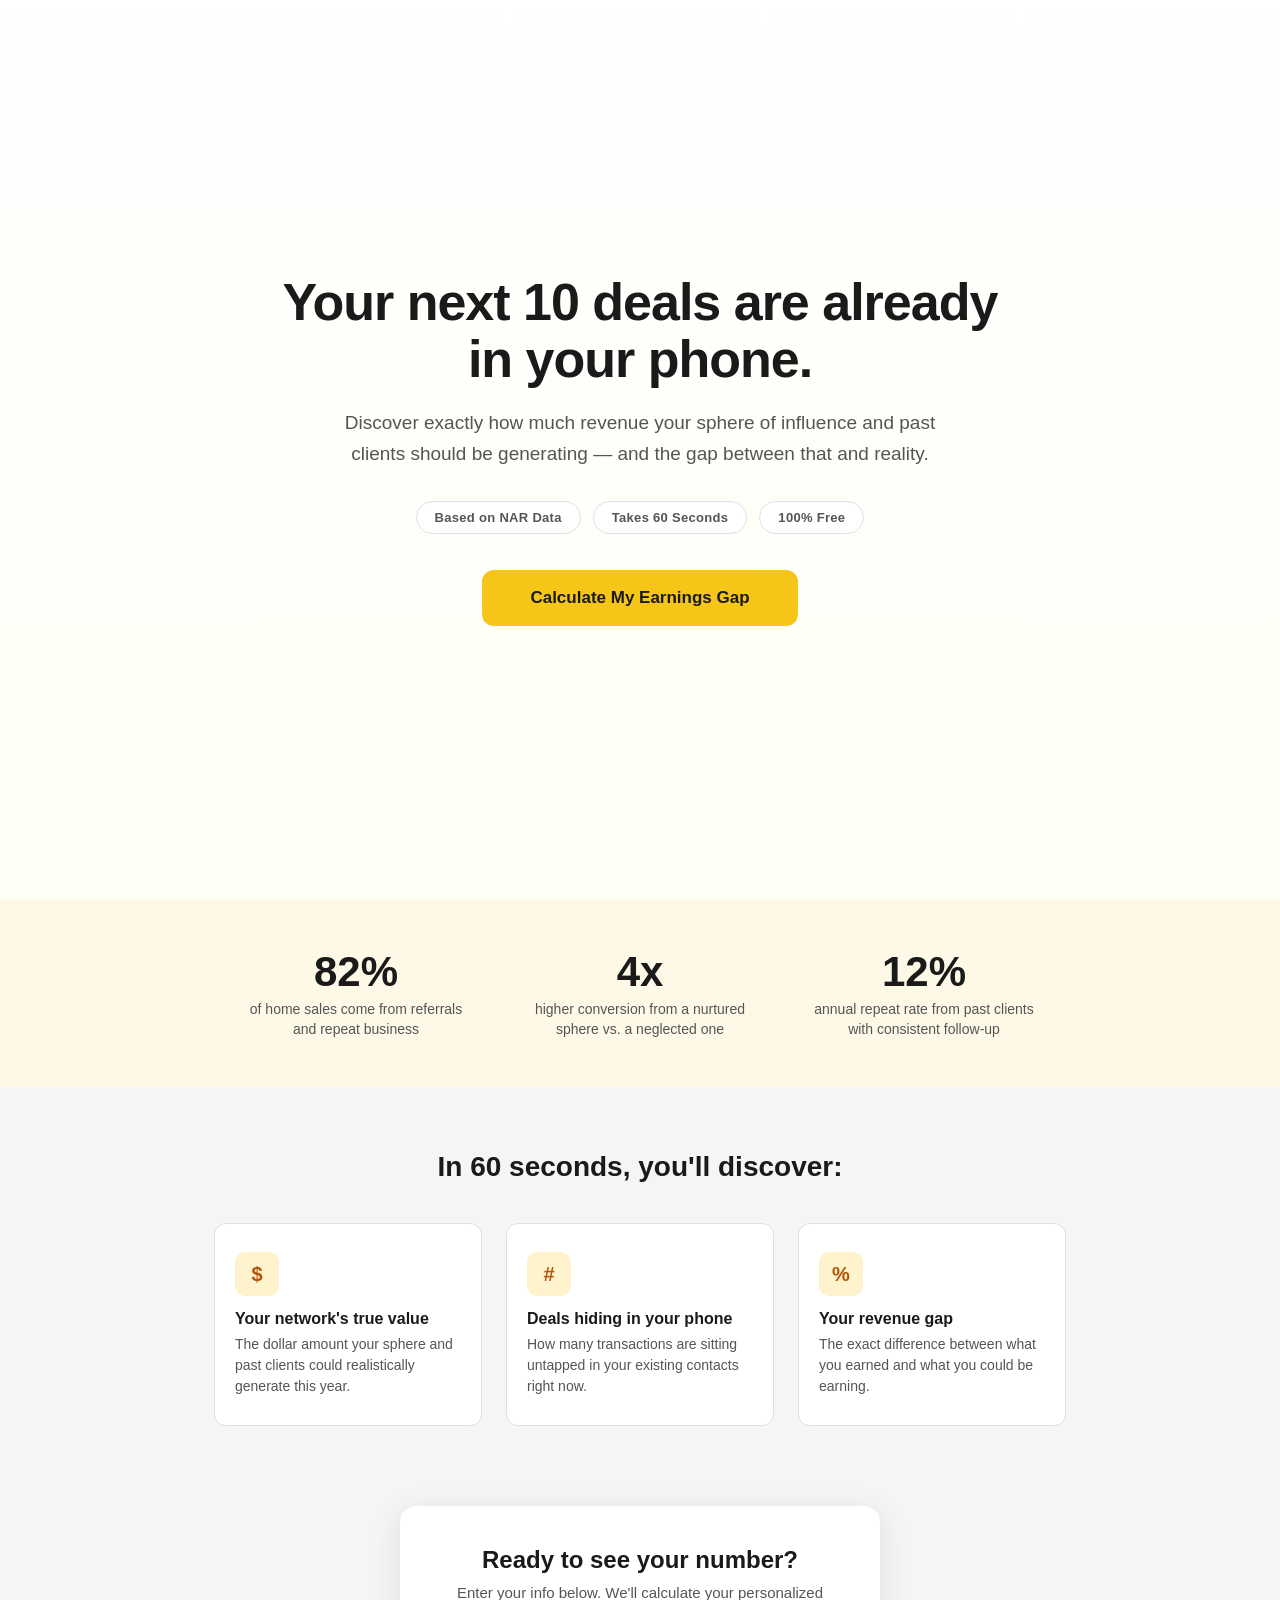
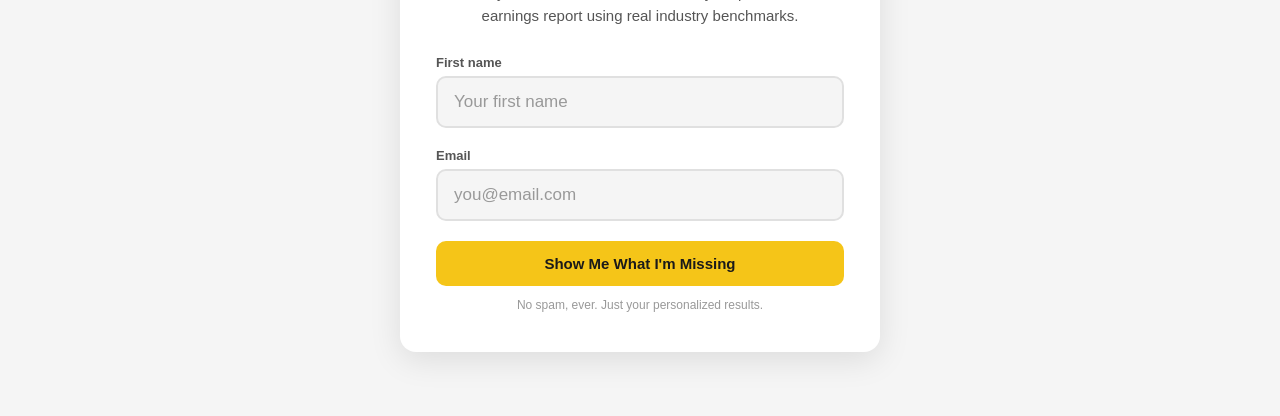
<file: index.html>
<!DOCTYPE html>
<html lang="en">
<head>
    <meta charset="UTF-8">
    <meta name="viewport" content="width=device-width, initial-scale=1.0">
    <title>Realtor Referral Earnings Calculator</title>
    <style>
        :root {
            --primary: #1a1a1a;
            --accent: #f5c518;
            --accent-hover: #d4a90e;
            --success: #16a34a;
            --warning: #dc2626;
            --bg: #f5f5f5;
            --card-bg: #ffffff;
            --text: #1a1a1a;
            --text-muted: #555555;
            --border: #e0e0e0;
            --shadow: 0 4px 24px rgba(0,0,0,0.08);
        }

        * { margin: 0; padding: 0; box-sizing: border-box; }

        body {
            font-family: -apple-system, BlinkMacSystemFont, 'Segoe UI', Roboto, sans-serif;
            background: var(--bg);
            color: var(--text);
            min-height: 100vh;
            display: flex;
            flex-direction: column;
            align-items: center;
            justify-content: center;
            padding: 20px;
        }

        .calculator {
            width: 100%;
            max-width: 580px;
            background: var(--card-bg);
            border-radius: 16px;
            box-shadow: var(--shadow);
            overflow: hidden;
        }

        /* Progress bar */
        .progress-bar {
            height: 4px;
            background: var(--border);
            position: relative;
        }
        .progress-fill {
            height: 100%;
            background: var(--accent);
            transition: width 0.4s ease;
            border-radius: 0 2px 2px 0;
        }

        .step-content {
            padding: 40px 36px 36px;
        }

        .step-counter {
            font-size: 12px;
            font-weight: 600;
            color: var(--text-muted);
            text-transform: uppercase;
            letter-spacing: 1.5px;
            margin-bottom: 8px;
        }

        .step-question {
            font-size: 22px;
            font-weight: 700;
            color: var(--primary);
            line-height: 1.3;
            margin-bottom: 6px;
        }

        .step-context {
            font-size: 14px;
            color: var(--text-muted);
            line-height: 1.5;
            margin-bottom: 28px;
        }

        .step-context a {
            color: var(--accent);
            text-decoration: underline;
        }

        /* Form inputs */
        .input-group {
            margin-bottom: 20px;
        }

        .input-group label {
            display: block;
            font-size: 13px;
            font-weight: 600;
            color: var(--text-muted);
            margin-bottom: 6px;
        }

        .input-group input,
        .input-group select {
            width: 100%;
            padding: 14px 16px;
            font-size: 17px;
            border: 2px solid var(--border);
            border-radius: 10px;
            outline: none;
            transition: border-color 0.2s;
            background: var(--bg);
            color: var(--text);
        }

        .input-group input:focus,
        .input-group select:focus {
            border-color: var(--accent);
        }

        .input-group input::placeholder {
            color: #999;
        }

        .input-prefix {
            position: relative;
        }
        .input-prefix span {
            position: absolute;
            left: 16px;
            top: 50%;
            transform: translateY(-50%);
            font-size: 17px;
            color: var(--text-muted);
            pointer-events: none;
        }
        .input-prefix input {
            padding-left: 30px;
        }

        .input-suffix {
            position: relative;
        }
        .input-suffix span {
            position: absolute;
            right: 16px;
            top: 50%;
            transform: translateY(-50%);
            font-size: 17px;
            color: var(--text-muted);
            pointer-events: none;
        }
        .input-suffix input {
            padding-right: 30px;
        }

        /* Option cards for yes/no */
        .option-cards {
            display: flex;
            gap: 12px;
            margin-bottom: 20px;
        }
        .option-card {
            flex: 1;
            padding: 16px;
            border: 2px solid var(--border);
            border-radius: 10px;
            text-align: center;
            cursor: pointer;
            transition: all 0.2s;
            font-size: 15px;
            font-weight: 600;
            background: var(--bg);
            color: var(--text);
        }
        .option-card:hover {
            border-color: var(--accent);
            background: #fef9e7;
        }
        .option-card.selected {
            border-color: var(--accent);
            background: #fef3cd;
            color: #1a1a1a;
        }

        /* Stacked option cards (for 3-4 choices) */
        .option-cards-stacked {
            flex-direction: column;
        }
        .option-cards-stacked .option-card {
            flex: none;
            text-align: left;
            padding: 14px 18px;
        }

        /* Buttons */
        .btn-row {
            display: flex;
            gap: 12px;
            margin-top: 8px;
        }

        .btn {
            padding: 14px 28px;
            font-size: 15px;
            font-weight: 600;
            border: none;
            border-radius: 10px;
            cursor: pointer;
            transition: all 0.2s;
        }

        .btn-primary {
            background: var(--accent);
            color: #1a1a1a;
            flex: 1;
            font-weight: 700;
        }
        .btn-primary:hover { background: var(--accent-hover); }
        .btn-primary:disabled {
            background: #ccc;
            color: #888;
            cursor: not-allowed;
        }

        .btn-back {
            background: #fff;
            color: var(--text-muted);
            border: 2px solid var(--border);
        }
        .btn-back:hover { background: #f0f0f0; }

        /* Results page */
        .results-section { display: none; }

        .results-header {
            text-align: center;
            margin-bottom: 32px;
        }
        .results-header h2 {
            font-size: 24px;
            color: var(--primary);
            margin-bottom: 6px;
        }
        .results-header p {
            color: var(--text-muted);
            font-size: 14px;
        }

        .result-card {
            padding: 20px 24px;
            border-radius: 12px;
            margin-bottom: 14px;
        }

        .result-card.current {
            background: #fef2f2;
            border: 1px solid #fecaca;
        }
        .result-card.potential {
            background: #f0fdf4;
            border: 1px solid #bbf7d0;
        }
        .result-card.gap {
            background: #fef9e7;
            border: 1px solid #f5c518;
        }

        .result-label {
            font-size: 13px;
            font-weight: 600;
            text-transform: uppercase;
            letter-spacing: 1px;
            margin-bottom: 4px;
        }
        .result-card.current .result-label { color: #991b1b; }
        .result-card.potential .result-label { color: #166534; }
        .result-card.gap .result-label { color: #92400e; }

        .result-value {
            font-size: 32px;
            font-weight: 800;
        }
        .result-card.current .result-value { color: var(--warning); }
        .result-card.potential .result-value { color: var(--success); }
        .result-card.gap .result-value { color: #b45309; }

        .result-detail {
            font-size: 13px;
            color: var(--text-muted);
            margin-top: 4px;
            line-height: 1.4;
        }

        /* Breakdown table */
        .breakdown {
            margin: 24px 0;
            border: 1px solid var(--border);
            border-radius: 12px;
            overflow: hidden;
        }
        .breakdown-title {
            font-size: 14px;
            font-weight: 700;
            color: var(--primary);
            padding: 14px 20px 10px;
            background: var(--bg);
        }
        .breakdown-row {
            display: flex;
            justify-content: space-between;
            padding: 10px 20px;
            font-size: 14px;
            border-top: 1px solid var(--border);
        }
        .breakdown-row .label { color: var(--text-muted); }
        .breakdown-row .value { font-weight: 600; color: var(--text); }
        .breakdown-row.highlight {
            background: #f0fdf4;
        }
        .breakdown-row.highlight .value { color: var(--success); font-weight: 700; }

        /* Visual bar chart */
        .bar-chart {
            margin: 28px 0 8px;
            padding: 20px 24px 24px;
            border: 1px solid var(--border);
            border-radius: 12px;
            background: var(--card-bg);
        }
        .bar-chart-title {
            font-size: 14px;
            font-weight: 700;
            color: var(--primary);
            margin-bottom: 20px;
        }
        .bar-row {
            margin-bottom: 16px;
        }
        .bar-row:last-child {
            margin-bottom: 0;
        }
        .bar-label {
            display: flex;
            justify-content: space-between;
            align-items: baseline;
            margin-bottom: 6px;
        }
        .bar-label-text {
            font-size: 13px;
            font-weight: 600;
            color: var(--text-muted);
        }
        .bar-label-value {
            font-size: 15px;
            font-weight: 800;
        }
        .bar-track {
            height: 32px;
            background: var(--bg);
            border-radius: 8px;
            overflow: hidden;
            position: relative;
        }
        .bar-fill {
            height: 100%;
            border-radius: 8px;
            transition: width 1s ease-out;
            min-width: 2%;
        }
        .bar-fill.current {
            background: linear-gradient(90deg, #fca5a5, #ef4444);
        }
        .bar-fill.potential {
            background: linear-gradient(90deg, #86efac, #16a34a);
        }
        .bar-fill.gap-fill {
            background: linear-gradient(90deg, #fde68a, #f59e0b);
        }
        .bar-gap-marker {
            display: flex;
            align-items: center;
            justify-content: center;
            margin-top: 12px;
            padding: 8px 16px;
            background: #fef9e7;
            border: 1px dashed #f5c518;
            border-radius: 8px;
            font-size: 14px;
            font-weight: 700;
            color: #92400e;
        }

        /* Industry comparison */
        .industry-compare {
            margin: 20px 0 8px;
            padding: 24px 20px;
            border-radius: 14px;
            border: 1px solid var(--border);
            background: var(--card-bg);
        }
        .industry-compare .ic-title {
            font-size: 12px;
            font-weight: 700;
            text-transform: uppercase;
            letter-spacing: 1.5px;
            color: var(--text-muted);
            margin-bottom: 18px;
            text-align: center;
        }
        .ic-row {
            display: flex;
            align-items: center;
            gap: 12px;
            margin-bottom: 14px;
        }
        .ic-row:last-child { margin-bottom: 0; }
        .ic-row .ic-label {
            width: 110px;
            flex-shrink: 0;
            font-size: 12px;
            font-weight: 600;
            color: var(--text-secondary);
            text-align: right;
        }
        .ic-bar-track {
            flex: 1;
            height: 22px;
            background: #f0f0f0;
            border-radius: 11px;
            position: relative;
            overflow: hidden;
        }
        .ic-bar-fill {
            height: 100%;
            border-radius: 11px;
            transition: width 0.6s ease;
        }
        .ic-bar-fill.you { background: var(--primary); }
        .ic-bar-fill.avg { background: #d1d5db; }
        .ic-bar-fill.top { background: #a78bfa; }
        .ic-row .ic-val {
            width: 80px;
            flex-shrink: 0;
            font-size: 13px;
            font-weight: 700;
            color: var(--text-primary);
        }
        .ic-legend {
            display: flex;
            justify-content: center;
            gap: 20px;
            margin-bottom: 16px;
        }
        .ic-legend-item {
            display: flex;
            align-items: center;
            gap: 6px;
            font-size: 11px;
            font-weight: 600;
            color: #666;
        }
        .ic-legend-dot {
            width: 10px;
            height: 10px;
            border-radius: 50%;
        }
        .ic-legend-dot.you { background: var(--primary); }
        .ic-legend-dot.avg { background: #d1d5db; }
        .ic-legend-dot.top { background: #a78bfa; }

        /* 5-Year projection timeline */
        .projection-timeline {
            margin: 20px 0 8px;
            padding: 24px 20px;
            border-radius: 14px;
            border: 1px solid var(--border);
            background: var(--card-bg);
        }
        .projection-timeline .pt-title {
            font-size: 12px;
            font-weight: 700;
            text-transform: uppercase;
            letter-spacing: 1.5px;
            color: var(--text-muted);
            margin-bottom: 4px;
            text-align: center;
        }
        .projection-timeline .pt-subtitle {
            font-size: 13px;
            color: #888;
            text-align: center;
            margin-bottom: 20px;
        }
        .pt-chart {
            display: flex;
            align-items: flex-end;
            gap: 8px;
            height: 180px;
            padding: 0 4px;
            margin-bottom: 10px;
        }
        .pt-col {
            flex: 1;
            display: flex;
            flex-direction: column;
            align-items: center;
            height: 100%;
            justify-content: flex-end;
        }
        .pt-col-value {
            font-size: 11px;
            font-weight: 700;
            color: var(--text-primary);
            margin-bottom: 4px;
            white-space: nowrap;
        }
        .pt-col-bar {
            width: 100%;
            max-width: 56px;
            border-radius: 8px 8px 0 0;
            position: relative;
            transition: height 0.5s ease;
        }
        .pt-col-bar.current { background: #e5e7eb; }
        .pt-col-bar.future { background: var(--primary); }
        .pt-col-bar.future.yr1 { opacity: 0.4; }
        .pt-col-bar.future.yr2 { opacity: 0.55; }
        .pt-col-bar.future.yr3 { opacity: 0.7; }
        .pt-col-bar.future.yr4 { opacity: 0.85; }
        .pt-col-bar.future.yr5 { opacity: 1.0; }
        .pt-col-label {
            font-size: 11px;
            font-weight: 600;
            color: #888;
            margin-top: 6px;
        }
        .pt-col-label.highlight {
            color: var(--primary);
            font-weight: 700;
        }
        .pt-col-deals {
            font-size: 10px;
            color: #aaa;
            margin-top: 2px;
        }
        .pt-milestones {
            margin-top: 18px;
            border-top: 1px solid var(--border);
            padding-top: 14px;
        }
        .pt-milestone {
            display: flex;
            align-items: flex-start;
            gap: 10px;
            margin-bottom: 10px;
        }
        .pt-milestone:last-child { margin-bottom: 0; }
        .pt-ms-when {
            flex-shrink: 0;
            width: 72px;
            font-size: 11px;
            font-weight: 700;
            color: var(--primary);
            padding-top: 1px;
        }
        .pt-ms-what {
            font-size: 12.5px;
            color: #555;
            line-height: 1.45;
        }
        .pt-ms-what strong { color: var(--text-primary); }


        /* Source footnote */
        .data-source {
            font-size: 11px;
            color: #999;
            text-align: center;
            margin-top: 20px;
            line-height: 1.5;
            padding: 0 10px;
        }

        /* CTA section */
        .cta-section {
            text-align: center;
            margin-top: 28px;
            padding-top: 24px;
            border-top: 1px solid var(--border);
        }
        .cta-section p {
            font-size: 15px;
            color: var(--text);
            margin-bottom: 14px;
            line-height: 1.5;
        }
        .cta-section .btn-cta {
            display: inline-block;
            padding: 16px 40px;
            font-size: 16px;
            font-weight: 700;
            background: var(--accent);
            color: #1a1a1a;
            border: none;
            border-radius: 10px;
            cursor: pointer;
            transition: all 0.2s;
            text-decoration: none;
        }
        .cta-section .btn-cta:hover {
            background: var(--accent-hover);
            transform: translateY(-1px);
            box-shadow: 0 4px 12px rgba(245,197,24,0.4);
        }
        .btn-restart {
            display: inline-block;
            margin-top: 14px;
            font-size: 13px;
            color: var(--text-muted);
            cursor: pointer;
            background: none;
            border: none;
            text-decoration: underline;
        }

        /* Hidden utility */
        .hidden { display: none !important; }

        /* Animate step transitions */
        .step { animation: fadeIn 0.3s ease; }
        @keyframes fadeIn {
            from { opacity: 0; transform: translateY(10px); }
            to { opacity: 1; transform: translateY(0); }
        }

        /* Responsive */
        @media (max-width: 480px) {
            .step-content { padding: 28px 22px 26px; }
            .step-question { font-size: 19px; }
            .result-value { font-size: 26px; }
            .option-cards { flex-direction: column; }
        }

        /* ==================== HERO LANDING PAGE ==================== */
        body.hero-active {
            display: block;
            padding: 0;
            align-items: stretch;
            justify-content: flex-start;
        }
        body.hero-active .calculator {
            display: none;
        }

        .hero-landing {
            width: 100%;
        }

        /* Hero above the fold */
        .hero-section {
            min-height: 100vh;
            min-height: 100svh;
            display: flex;
            flex-direction: column;
            align-items: center;
            justify-content: center;
            text-align: center;
            padding: 60px 24px;
            background: linear-gradient(180deg, #ffffff 0%, #fffef5 100%);
        }

        .hero-headline {
            font-size: 52px;
            font-weight: 800;
            line-height: 1.1;
            color: var(--primary);
            max-width: 720px;
            margin-bottom: 20px;
            letter-spacing: -1px;
        }

        .highlight-word {
            position: relative;
            display: inline;
        }
        .highlight-word::after {
            content: '';
            position: absolute;
            bottom: 2px;
            left: 0;
            right: 0;
            height: 10px;
            background: rgba(245, 197, 24, 0.35);
            z-index: -1;
            border-radius: 2px;
        }

        .hero-subheadline {
            font-size: 19px;
            color: var(--text-muted);
            max-width: 600px;
            line-height: 1.6;
            margin-bottom: 32px;
        }

        .hero-badges {
            display: flex;
            gap: 12px;
            margin-bottom: 36px;
            flex-wrap: wrap;
            justify-content: center;
        }
        .hero-badge {
            font-size: 13px;
            font-weight: 600;
            color: var(--text-muted);
            background: #fff;
            border: 1px solid var(--border);
            padding: 8px 18px;
            border-radius: 100px;
            letter-spacing: 0.3px;
        }

        .hero-cta {
            padding: 18px 48px;
            font-size: 17px;
            font-weight: 700;
            background: var(--accent);
            color: #1a1a1a;
            border: none;
            border-radius: 12px;
            cursor: pointer;
            transition: all 0.2s;
        }
        .hero-cta:hover {
            background: var(--accent-hover);
            transform: translateY(-2px);
            box-shadow: 0 8px 24px rgba(245, 197, 24, 0.35);
        }

        /* Stats strip */
        .stats-strip {
            background: #fef9e7;
            padding: 48px 24px;
            display: flex;
            justify-content: center;
            gap: 64px;
            flex-wrap: wrap;
        }
        .stat-block { text-align: center; }
        .stat-number {
            font-size: 42px;
            font-weight: 800;
            color: var(--primary);
        }
        .stat-label {
            font-size: 14px;
            color: var(--text-muted);
            max-width: 220px;
            line-height: 1.4;
            margin-top: 4px;
        }

        /* What you'll discover */
        .learn-section {
            padding: 64px 24px;
            text-align: center;
            max-width: 900px;
            margin: 0 auto;
        }
        .learn-section h2 {
            font-size: 28px;
            font-weight: 700;
            margin-bottom: 40px;
            color: var(--primary);
        }
        .learn-grid {
            display: grid;
            grid-template-columns: repeat(3, 1fr);
            gap: 24px;
        }
        .learn-card {
            background: var(--card-bg);
            border: 1px solid var(--border);
            border-radius: 12px;
            padding: 28px 20px;
            text-align: left;
        }
        .learn-card-icon {
            width: 44px;
            height: 44px;
            background: #fef3cd;
            border-radius: 10px;
            display: flex;
            align-items: center;
            justify-content: center;
            font-size: 20px;
            margin-bottom: 14px;
            font-weight: 700;
            color: #b45309;
        }
        .learn-card h3 {
            font-size: 16px;
            font-weight: 700;
            margin-bottom: 6px;
            color: var(--primary);
        }
        .learn-card p {
            font-size: 14px;
            color: var(--text-muted);
            line-height: 1.5;
        }

        /* Hero form section */
        .hero-form-section {
            padding: 16px 24px 64px;
            display: flex;
            justify-content: center;
        }
        .hero-form-card {
            background: var(--card-bg);
            border-radius: 16px;
            box-shadow: 0 8px 32px rgba(0,0,0,0.1);
            padding: 40px 36px;
            max-width: 480px;
            width: 100%;
            text-align: center;
        }
        .hero-form-card h2 {
            font-size: 24px;
            font-weight: 700;
            margin-bottom: 8px;
            color: var(--primary);
        }
        .hero-form-card .form-subtext {
            font-size: 15px;
            color: var(--text-muted);
            margin-bottom: 28px;
            line-height: 1.5;
        }
        .hero-privacy {
            font-size: 12px;
            color: #999;
            margin-top: 12px;
        }

        /* Hero responsive */
        @media (max-width: 768px) {
            .hero-headline { font-size: 36px; }
            .hero-subheadline { font-size: 16px; }
            .learn-grid { grid-template-columns: 1fr; }
            .stats-strip { gap: 32px; flex-direction: column; align-items: center; }
            .stat-number { font-size: 32px; }
        }
        @media (max-width: 480px) {
            .hero-headline { font-size: 30px; }
            .hero-section { padding: 40px 18px; min-height: auto; padding-top: 80px; padding-bottom: 60px; }
            .hero-form-card { padding: 28px 22px; }
            .hero-cta { padding: 16px 36px; font-size: 15px; }
        }
    </style>
</head>
<body>

<div class="calculator" id="calculator">
    <div class="progress-bar">
        <div class="progress-fill" id="progressFill" style="width: 0%"></div>
    </div>

    <div class="step-content" id="stepContainer">
        <!-- Steps render here dynamically -->
    </div>
</div>

<script>
(function() {
    // ==================== CONFIG ====================
    // Update this URL to your actual booking page
    const BOOKING_URL = 'https://5dwhdnnocmn.typeform.com/to/TEzPcxMI';

    // ==================== AIRTABLE CONFIG ====================
    // Replace these with your actual Airtable credentials
    const AIRTABLE_TOKEN = 'YOUR_AIRTABLE_PAT_HERE';       // e.g. patXXXXXXXXXXXXXX
    const AIRTABLE_BASE_ID = 'YOUR_BASE_ID_HERE';          // e.g. appXXXXXXXXXXXXXX
    const AIRTABLE_TABLE_NAME = 'YOUR_TABLE_NAME_HERE';    // e.g. 'Calculator Leads'

    // Industry benchmarks (NAR + real estate coaching data)
    const BENCHMARKS = {
        // Sphere: conversion rate by touch frequency
        sphereNurturedRate: 0.04,       // monthly+ contact
        sphereQuarterlyRate: 0.025,     // every few months
        sphereYearlyRate: 0.015,        // once or twice a year
        sphereNeglectedRate: 0.007,     // rarely or never

        // Past clients: repeat/referral rate by touch frequency
        pastClientNurturedRate: 0.12,   // monthly+ contact
        pastClientQuarterlyRate: 0.08,  // every few months
        pastClientYearlyRate: 0.05,     // once or twice a year
        pastClientNeglectedRate: 0.035, // rarely or never
        // Sources: NAR 2024 Profile of Home Buyers and Sellers
    };

    // ==================== FREQUENCY HELPERS ====================
    function shouldShowStruggle() {
        const sf = state.data.sphereFrequency;
        const pcf = state.data.pastClientFrequency;
        return sf === 'yearly' || sf === 'rarely' ||
               pcf === 'yearly' || pcf === 'rarely';
    }

    function getConversionRates() {
        const sphereRates = {
            monthly:   BENCHMARKS.sphereNurturedRate,
            quarterly: BENCHMARKS.sphereQuarterlyRate,
            yearly:    BENCHMARKS.sphereYearlyRate,
            rarely:    BENCHMARKS.sphereNeglectedRate,
        };
        const pcRates = {
            monthly:   BENCHMARKS.pastClientNurturedRate,
            quarterly: BENCHMARKS.pastClientQuarterlyRate,
            yearly:    BENCHMARKS.pastClientYearlyRate,
            rarely:    BENCHMARKS.pastClientNeglectedRate,
        };
        return {
            sphereRate:     sphereRates[state.data.sphereFrequency] || BENCHMARKS.sphereNeglectedRate,
            pastClientRate: pcRates[state.data.pastClientFrequency] || BENCHMARKS.pastClientNeglectedRate,
        };
    }


    function getVisibleInputStepCount() {
        return shouldShowStruggle() ? 8 : 7;
    }

    function getStepCounterLabel(n) {
        return 'Step ' + n + ' of ' + getVisibleInputStepCount();
    }

    function getProgressPercent() {
        if (state.currentStep === 0) return 0;
        if (state.currentStep >= 9) return 100;
        // With struggle: 9 input steps (0-8), without: 8 (0-7, skip 8)
        const total = shouldShowStruggle() ? 9 : 8;
        return (state.currentStep / total) * 100;
    }

    function getFrequencyLabel(freq) {
        const labels = {
            monthly: 'monthly+',
            quarterly: 'every few months',
            yearly: 'once or twice/yr',
            rarely: 'rarely/never'
        };
        return labels[freq] || 'unknown';
    }

    // ==================== STATE ====================
    const state = {
        currentStep: 0,
        data: {
            firstName: '',
            email: '',
            sphereSize: '',
            pastClients: '',
            avgHomePrice: '',
            commissionPct: '',
            transactionsLastYear: '',
            sphereFrequency: null,
            pastClientFrequency: null,
            struggleReason: null
        }
    };

    // ==================== STEP DEFINITIONS ====================
    const steps = [
        {
            id: 'intro',
            render: () => `
                <div class="step">
                    <div class="step-question">See what your network is really worth.</div>
                    <p class="step-context">
                        This takes about 60 seconds. We'll use real industry data to show you
                        how much revenue your sphere and past clients could be generating —
                        and what you might be leaving on the table.
                    </p>
                    <div class="input-group">
                        <label>First name</label>
                        <input type="text" id="firstName" placeholder="Your first name" value="${esc(state.data.firstName)}" autofocus>
                    </div>
                    <div class="input-group">
                        <label>Email</label>
                        <input type="email" id="email" placeholder="you@email.com" value="${esc(state.data.email)}">
                    </div>
                    <div class="btn-row">
                        <button class="btn btn-primary" id="btnNext">Let's see the numbers</button>
                    </div>
                </div>
            `,
            validate: () => {
                const name = document.getElementById('firstName').value.trim();
                const email = document.getElementById('email').value.trim();
                if (!name) return 'Please enter your first name.';
                if (!email || !/^[^\s@]+@[^\s@]+\.[^\s@]+$/.test(email)) return 'Please enter a valid email.';
                state.data.firstName = name;
                state.data.email = email;
                return true;
            }
        },
        {
            id: 'sphere',
            render: () => `
                <div class="step">
                    <div class="step-counter">${getStepCounterLabel(1)}</div>
                    <div class="step-question">How many people are in your sphere of influence?</div>
                    <p class="step-context">
                        Think broadly: friends, family, neighbors, gym buddies, parents from your kids' school,
                        your dentist, your barber — anyone who knows you're in real estate.
                        Most agents undercount. The average is 200-300.
                    </p>
                    <div class="input-group">
                        <input type="number" id="sphereSize" placeholder="e.g. 250" min="0" value="${esc(state.data.sphereSize)}" autofocus>
                    </div>
                    <div class="btn-row">
                        <button class="btn btn-back" id="btnBack">Back</button>
                        <button class="btn btn-primary" id="btnNext">Next</button>
                    </div>
                </div>
            `,
            validate: () => {
                const v = document.getElementById('sphereSize').value.trim();
                if (!v || isNaN(v) || Number(v) < 0) return 'Enter a number (even a rough estimate works).';
                state.data.sphereSize = v;
                return true;
            }
        },
        {
            id: 'pastClients',
            render: () => `
                <div class="step">
                    <div class="step-counter">${getStepCounterLabel(2)}</div>
                    <div class="step-question">How many past clients do you have?</div>
                    <p class="step-context">
                        Total number of people you've helped buy or sell — over your entire career.
                        Include both buyers and sellers.
                    </p>
                    <div class="input-group">
                        <input type="number" id="pastClients" placeholder="e.g. 75" min="0" value="${esc(state.data.pastClients)}" autofocus>
                    </div>
                    <div class="btn-row">
                        <button class="btn btn-back" id="btnBack">Back</button>
                        <button class="btn btn-primary" id="btnNext">Next</button>
                    </div>
                </div>
            `,
            validate: () => {
                const v = document.getElementById('pastClients').value.trim();
                if (!v || isNaN(v) || Number(v) < 0) return 'Enter your past client count.';
                state.data.pastClients = v;
                return true;
            }
        },
        {
            id: 'transactions',
            render: () => `
                <div class="step">
                    <div class="step-counter">${getStepCounterLabel(3)}</div>
                    <div class="step-question">How many transactions did you close last year?</div>
                    <p class="step-context">
                        Count each side — if you helped someone buy and someone else sell, that's 2.
                        Be honest. This is just to show you the real gap.
                    </p>
                    <div class="input-group">
                        <input type="number" id="transactionsLastYear" placeholder="e.g. 8" min="0" value="${esc(state.data.transactionsLastYear)}" autofocus>
                    </div>
                    <div class="btn-row">
                        <button class="btn btn-back" id="btnBack">Back</button>
                        <button class="btn btn-primary" id="btnNext">Next</button>
                    </div>
                </div>
            `,
            validate: () => {
                const v = document.getElementById('transactionsLastYear').value.trim();
                if (!v || isNaN(v) || Number(v) < 0) return 'Enter how many deals you closed last year.';
                state.data.transactionsLastYear = v;
                return true;
            }
        },
        {
            id: 'market',
            render: () => `
                <div class="step">
                    <div class="step-counter">${getStepCounterLabel(4)}</div>
                    <div class="step-question">What's the average home price in your market?</div>
                    <p class="step-context">
                        A rough average is fine. Think about the typical sale price of homes you work with.
                    </p>
                    <div class="input-group">
                        <div class="input-prefix">
                            <span>$</span>
                            <input type="number" id="avgHomePrice" placeholder="e.g. 400000" min="0" step="10000" value="${esc(state.data.avgHomePrice)}" autofocus>
                        </div>
                    </div>
                    <div class="btn-row">
                        <button class="btn btn-back" id="btnBack">Back</button>
                        <button class="btn btn-primary" id="btnNext">Next</button>
                    </div>
                </div>
            `,
            validate: () => {
                const v = document.getElementById('avgHomePrice').value.trim();
                if (!v || isNaN(v) || Number(v) <= 0) return 'Enter an average home price.';
                state.data.avgHomePrice = v;
                return true;
            }
        },
        {
            id: 'commission',
            render: () => `
                <div class="step">
                    <div class="step-counter">${getStepCounterLabel(5)}</div>
                    <div class="step-question">What's your average commission per side?</div>
                    <p class="step-context">
                        Your gross commission percentage per transaction (before splits/fees).
                    </p>
                    <div class="input-group">
                        <div class="input-suffix">
                            <span>%</span>
                            <input type="number" id="commissionPct" placeholder="e.g. 2.5" min="0" max="10" step="0.1" value="${esc(state.data.commissionPct)}" autofocus>
                        </div>
                    </div>
                    <div class="btn-row">
                        <button class="btn btn-back" id="btnBack">Back</button>
                        <button class="btn btn-primary" id="btnNext">Next</button>
                    </div>
                </div>
            `,
            validate: () => {
                const v = document.getElementById('commissionPct').value.trim();
                if (!v || isNaN(v) || Number(v) <= 0 || Number(v) > 10) return 'Enter a valid commission % (e.g. 2.5).';
                state.data.commissionPct = v;
                return true;
            }
        },
        {
            id: 'sphereFrequency',
            render: () => `
                <div class="step">
                    <div class="step-counter">${getStepCounterLabel(6)}</div>
                    <div class="step-question">How often do you reach out to your entire sphere?</div>
                    <p class="step-context">
                        Think about intentional touchpoints — calls, texts, mailers, events, social media DMs.
                        Not just passive posts, but direct outreach to stay top of mind.
                    </p>
                    <div class="option-cards option-cards-stacked" id="sphereFreqOptions">
                        <div class="option-card ${state.data.sphereFrequency === 'monthly' ? 'selected' : ''}" data-value="monthly">Monthly or more</div>
                        <div class="option-card ${state.data.sphereFrequency === 'quarterly' ? 'selected' : ''}" data-value="quarterly">Every few months</div>
                        <div class="option-card ${state.data.sphereFrequency === 'yearly' ? 'selected' : ''}" data-value="yearly">Once or twice a year</div>
                        <div class="option-card ${state.data.sphereFrequency === 'rarely' ? 'selected' : ''}" data-value="rarely">Rarely or never</div>
                    </div>
                    <div class="btn-row">
                        <button class="btn btn-back" id="btnBack">Back</button>
                        <button class="btn btn-primary" id="btnNext" ${!state.data.sphereFrequency ? 'disabled' : ''}>Next</button>
                    </div>
                </div>
            `,
            validate: () => {
                if (!state.data.sphereFrequency) return 'Select how often you reach out to your sphere.';
                return true;
            },
            afterRender: () => {
                document.querySelectorAll('#sphereFreqOptions .option-card').forEach(card => {
                    card.addEventListener('click', () => {
                        document.querySelectorAll('#sphereFreqOptions .option-card').forEach(c => c.classList.remove('selected'));
                        card.classList.add('selected');
                        state.data.sphereFrequency = card.dataset.value;
                        document.getElementById('btnNext').disabled = false;
                    });
                });
            }
        },
        {
            id: 'pastClientFrequency',
            render: () => `
                <div class="step">
                    <div class="step-counter">${getStepCounterLabel(7)}</div>
                    <div class="step-question">How often do you stay in touch with past clients?</div>
                    <p class="step-context">
                        Past clients are your highest-converting group. Count any intentional outreach —
                        check-in calls, home anniversary notes, market updates, or client events.
                    </p>
                    <div class="option-cards option-cards-stacked" id="pcFreqOptions">
                        <div class="option-card ${state.data.pastClientFrequency === 'monthly' ? 'selected' : ''}" data-value="monthly">Monthly or more</div>
                        <div class="option-card ${state.data.pastClientFrequency === 'quarterly' ? 'selected' : ''}" data-value="quarterly">Every few months</div>
                        <div class="option-card ${state.data.pastClientFrequency === 'yearly' ? 'selected' : ''}" data-value="yearly">Once or twice a year</div>
                        <div class="option-card ${state.data.pastClientFrequency === 'rarely' ? 'selected' : ''}" data-value="rarely">Rarely or never</div>
                    </div>
                    <div class="btn-row">
                        <button class="btn btn-back" id="btnBack">Back</button>
                        <button class="btn btn-primary" id="btnNext" ${!state.data.pastClientFrequency ? 'disabled' : ''}>${shouldShowStruggle() ? 'Next' : 'See my results'}</button>
                    </div>
                </div>
            `,
            validate: () => {
                if (!state.data.pastClientFrequency) return 'Select how often you stay in touch with past clients.';
                if (!shouldShowStruggle()) state.data.struggleReason = null;
                return true;
            },
            afterRender: () => {
                document.querySelectorAll('#pcFreqOptions .option-card').forEach(card => {
                    card.addEventListener('click', () => {
                        document.querySelectorAll('#pcFreqOptions .option-card').forEach(c => c.classList.remove('selected'));
                        card.classList.add('selected');
                        state.data.pastClientFrequency = card.dataset.value;
                        const btn = document.getElementById('btnNext');
                        btn.disabled = false;
                        btn.textContent = shouldShowStruggle() ? 'Next' : 'See my results';
                    });
                });
            }
        },
        {
            id: 'struggleReason',
            render: () => `
                <div class="step">
                    <div class="step-counter">${getStepCounterLabel(8)}</div>
                    <div class="step-question">What's the biggest reason you struggle to stay in touch?</div>
                    <p class="step-context">
                        No judgment — most agents deal with this. Knowing the real blocker
                        helps us show you the right solution.
                    </p>
                    <div class="option-cards option-cards-stacked" id="struggleOptions">
                        <div class="option-card ${state.data.struggleReason === 'time' ? 'selected' : ''}" data-value="time">Not enough time</div>
                        <div class="option-card ${state.data.struggleReason === 'unsure' ? 'selected' : ''}" data-value="unsure">Not sure what to say or do</div>
                        <div class="option-card ${state.data.struggleReason === 'inconsistent' ? 'selected' : ''}" data-value="inconsistent">I start but can't stay consistent</div>
                    </div>
                    <div class="btn-row">
                        <button class="btn btn-back" id="btnBack">Back</button>
                        <button class="btn btn-primary" id="btnNext" ${!state.data.struggleReason ? 'disabled' : ''}>See my results</button>
                    </div>
                </div>
            `,
            validate: () => {
                if (!state.data.struggleReason) return 'Select the option that resonates most.';
                return true;
            },
            afterRender: () => {
                document.querySelectorAll('#struggleOptions .option-card').forEach(card => {
                    card.addEventListener('click', () => {
                        document.querySelectorAll('#struggleOptions .option-card').forEach(c => c.classList.remove('selected'));
                        card.classList.add('selected');
                        state.data.struggleReason = card.dataset.value;
                        document.getElementById('btnNext').disabled = false;
                    });
                });
            }
        },
        {
            id: 'results',
            render: () => renderResults(),
            validate: () => true
        }
    ];

    // ==================== HERO LANDING PAGE ====================
    function renderHeroPage() {
        return `
            <div class="hero-section">
                <h1 class="hero-headline">
                    Your next 10 deals are already <span class="highlight-word">in your phone</span>.
                </h1>
                <p class="hero-subheadline">
                    Discover exactly how much revenue your sphere of influence and past
                    clients should be generating &mdash; and the gap between that and reality.
                </p>
                <div class="hero-badges">
                    <span class="hero-badge">Based on NAR Data</span>
                    <span class="hero-badge">Takes 60 Seconds</span>
                    <span class="hero-badge">100% Free</span>
                </div>
                <button class="hero-cta" id="heroScrollCta">Calculate My Earnings Gap</button>
            </div>

            <div class="stats-strip">
                <div class="stat-block">
                    <div class="stat-number">82%</div>
                    <div class="stat-label">of home sales come from referrals and repeat business</div>
                </div>
                <div class="stat-block">
                    <div class="stat-number">4x</div>
                    <div class="stat-label">higher conversion from a nurtured sphere vs. a neglected one</div>
                </div>
                <div class="stat-block">
                    <div class="stat-number">12%</div>
                    <div class="stat-label">annual repeat rate from past clients with consistent follow-up</div>
                </div>
            </div>

            <div class="learn-section">
                <h2>In 60 seconds, you'll discover:</h2>
                <div class="learn-grid">
                    <div class="learn-card">
                        <div class="learn-card-icon">$</div>
                        <h3>Your network's true value</h3>
                        <p>The dollar amount your sphere and past clients could realistically generate this year.</p>
                    </div>
                    <div class="learn-card">
                        <div class="learn-card-icon">#</div>
                        <h3>Deals hiding in your phone</h3>
                        <p>How many transactions are sitting untapped in your existing contacts right now.</p>
                    </div>
                    <div class="learn-card">
                        <div class="learn-card-icon">%</div>
                        <h3>Your revenue gap</h3>
                        <p>The exact difference between what you earned and what you could be earning.</p>
                    </div>
                </div>
            </div>

            <div class="hero-form-section" id="heroFormSection">
                <div class="hero-form-card">
                    <h2>Ready to see your number?</h2>
                    <p class="form-subtext">
                        Enter your info below. We'll calculate your personalized earnings
                        report using real industry benchmarks.
                    </p>
                    <div class="input-group" style="text-align:left;">
                        <label>First name</label>
                        <input type="text" id="firstName" placeholder="Your first name"
                               value="${esc(state.data.firstName)}">
                    </div>
                    <div class="input-group" style="text-align:left;">
                        <label>Email</label>
                        <input type="email" id="email" placeholder="you@email.com"
                               value="${esc(state.data.email)}">
                    </div>
                    <div class="btn-row">
                        <button class="btn btn-primary" id="btnNext" style="width:100%;">Show Me What I'm Missing</button>
                    </div>
                    <p class="hero-privacy">No spam, ever. Just your personalized results.</p>
                </div>
            </div>
        `;
    }

    function wireHeroEvents(hero, step) {
        // Scroll CTA
        const scrollBtn = hero.querySelector('#heroScrollCta');
        if (scrollBtn) {
            scrollBtn.addEventListener('click', () => {
                document.getElementById('heroFormSection').scrollIntoView({
                    behavior: 'smooth',
                    block: 'center'
                });
                setTimeout(() => {
                    const nameInput = document.getElementById('firstName');
                    if (nameInput) nameInput.focus();
                }, 600);
            });
        }

        // Form submit
        const btnNext = hero.querySelector('#btnNext');
        if (btnNext) {
            btnNext.addEventListener('click', () => {
                const result = step.validate();
                if (result !== true) {
                    showError(result);
                    return;
                }
                clearError();
                state.currentStep++;
                window.scrollTo({ top: 0, behavior: 'instant' });
                renderStep();
            });
        }

        // Enter key on inputs
        hero.querySelectorAll('input').forEach(input => {
            input.addEventListener('keydown', (e) => {
                if (e.key === 'Enter' && btnNext) btnNext.click();
            });
        });
    }

    // ==================== RENDER ====================
    function renderStep() {
        const calculator = document.getElementById('calculator');
        const container = document.getElementById('stepContainer');
        const progress = document.getElementById('progressFill');
        const step = steps[state.currentStep];

        // === HERO MODE for Step 0 ===
        if (state.currentStep === 0) {
            document.body.classList.add('hero-active');

            let hero = document.getElementById('heroLanding');
            if (!hero) {
                hero = document.createElement('div');
                hero.id = 'heroLanding';
                hero.className = 'hero-landing';
                document.body.insertBefore(hero, calculator);
            }
            hero.innerHTML = renderHeroPage();
            wireHeroEvents(hero, step);
            return;
        }

        // === NORMAL CARD MODE for Steps 1+ ===
        document.body.classList.remove('hero-active');
        const hero = document.getElementById('heroLanding');
        if (hero) hero.remove();

        container.innerHTML = step.render();
        progress.style.width = `${getProgressPercent()}%`;

        // Wire up buttons
        const btnNext = document.getElementById('btnNext');
        const btnBack = document.getElementById('btnBack');

        if (btnNext) {
            btnNext.addEventListener('click', () => {
                const result = step.validate();
                if (result !== true) {
                    showError(result);
                    return;
                }
                clearError();
                state.currentStep++;
                // Skip struggle step (8) if not needed
                if (state.currentStep === 8 && !shouldShowStruggle()) {
                    state.data.struggleReason = null;
                    state.currentStep++;
                }
                renderStep();
            });
        }

        if (btnBack) {
            btnBack.addEventListener('click', () => {
                state.currentStep--;
                // Skip struggle step (8) when going back if not needed
                if (state.currentStep === 8 && !shouldShowStruggle()) {
                    state.currentStep--;
                }
                renderStep();
            });
        }

        // Enter key to advance
        container.querySelectorAll('input').forEach(input => {
            input.addEventListener('keydown', (e) => {
                if (e.key === 'Enter' && btnNext && !btnNext.disabled) btnNext.click();
            });
        });

        // Focus first input
        const firstInput = container.querySelector('input:not([type="hidden"])');
        if (firstInput) setTimeout(() => firstInput.focus(), 50);

        // Post-render hooks
        if (step.afterRender) step.afterRender();
    }

    function showError(msg) {
        clearError();
        const el = document.createElement('div');
        el.className = 'input-error';
        el.style.cssText = 'color:#dc2626;font-size:13px;margin-top:-12px;margin-bottom:12px;';
        el.textContent = msg;
        const btnRow = document.querySelector('.btn-row');
        if (btnRow) btnRow.parentNode.insertBefore(el, btnRow);
    }

    function clearError() {
        const existing = document.querySelector('.input-error');
        if (existing) existing.remove();
    }

    // ==================== RESULTS CALCULATION ====================
    function renderResults() {
        const d = state.data;
        const sphere = Number(d.sphereSize);
        const pastClients = Number(d.pastClients);
        const actualDeals = Number(d.transactionsLastYear);
        const homePrice = Number(d.avgHomePrice);
        const commission = Number(d.commissionPct) / 100;

        const gciPerDeal = homePrice * commission;

        // ACTUAL income based on their real numbers
        const currentIncome = actualDeals * gciPerDeal;

        // Current frequency deals (what their network generates now)
        const rates = getConversionRates();
        const currentSphereDeals = sphere * rates.sphereRate;
        const currentPCDeals = pastClients * rates.pastClientRate;
        const currentNetworkDeals = currentSphereDeals + currentPCDeals;
        const currentNetworkIncome = currentNetworkDeals * gciPerDeal;

        // Potential at MONTHLY outreach (the full upside)
        const potentialSphereDeals = sphere * BENCHMARKS.sphereNurturedRate;
        const potentialPCDeals = pastClients * BENCHMARKS.pastClientNurturedRate;
        const potentialTotalDeals = potentialSphereDeals + potentialPCDeals;
        const potentialIncome = potentialTotalDeals * gciPerDeal;

        // Gap = monthly potential minus what they actually made
        const gap = potentialIncome - currentIncome;
        const gapDeals = potentialTotalDeals - actualDeals;

        return `
            <div class="step results-section" style="display:block;">
                <div class="results-header">
                    <h2>${esc(d.firstName)}, here's what your network is worth.</h2>
                    <p>Based on your numbers and NAR industry data</p>
                </div>

                <div class="result-card current">
                    <div class="result-label">Your GCI last year</div>
                    <div class="result-value">${formatMoney(currentIncome)}<span style="font-size:16px;font-weight:400;color:#777">/yr</span></div>
                    <div class="result-detail">${actualDeals} transactions at ${formatMoney(gciPerDeal)} per deal</div>
                </div>

                <div class="result-card potential">
                    <div class="result-label">What your network could generate</div>
                    <div class="result-value">${formatMoney(potentialIncome)}<span style="font-size:16px;font-weight:400;color:#777">/yr</span></div>
                    <div class="result-detail">~${potentialTotalDeals.toFixed(1)} transactions/year with consistent monthly outreach</div>
                </div>

                ${gap > 0 ? `
                <div class="result-card gap">
                    <div class="result-label">You're leaving on the table</div>
                    <div class="result-value">${formatMoney(gap)}<span style="font-size:16px;font-weight:400;color:#777">/yr</span></div>
                    <div class="result-detail">That's ~${gapDeals.toFixed(1)} extra deals per year sitting in your phone right now</div>
                </div>
                ` : ''}

                <div class="bar-chart">
                    <div class="bar-chart-title">Your income at a glance</div>
                    <div class="bar-row">
                        <div class="bar-label">
                            <span class="bar-label-text">Current GCI</span>
                            <span class="bar-label-value" style="color:var(--warning)">${formatMoney(currentIncome)}</span>
                        </div>
                        <div class="bar-track">
                            <div class="bar-fill current" style="width:${potentialIncome > 0 ? Math.round((currentIncome / potentialIncome) * 100) : 0}%"></div>
                        </div>
                    </div>
                    <div class="bar-row">
                        <div class="bar-label">
                            <span class="bar-label-text">Potential GCI (monthly outreach)</span>
                            <span class="bar-label-value" style="color:var(--success)">${formatMoney(potentialIncome)}</span>
                        </div>
                        <div class="bar-track">
                            <div class="bar-fill potential" style="width:100%"></div>
                        </div>
                    </div>
                    ${gap > 0 ? `
                    <div class="bar-gap-marker">
                        +${formatMoney(gap)} opportunity gap
                    </div>
                    ` : ''}
                </div>


                ${(() => {
                    // NAR 2024 benchmarks
                    const narAvgDeals = 10;
                    const narTopDeals = 24;
                    const narAvgGCI = 55000;
                    const narTopGCI = 150000;
                    const narAvgSphere = 150;
                    const narTopSphere = 400;

                    const maxDeals = Math.max(actualDeals, narTopDeals) * 1.1;
                    const maxGCI = Math.max(currentIncome, narTopGCI) * 1.1;
                    const maxSphere = Math.max(sphere + pastClients, narTopSphere) * 1.1;

                    const pctBar = (val, max) => Math.min(Math.round((val / max) * 100), 100);

                    return `
                    <div class="industry-compare">
                        <div class="ic-title">How you compare to the industry</div>
                        <div class="ic-legend">
                            <div class="ic-legend-item"><span class="ic-legend-dot you"></span> You</div>
                            <div class="ic-legend-item"><span class="ic-legend-dot avg"></span> NAR Average</div>
                            <div class="ic-legend-item"><span class="ic-legend-dot top"></span> Top 25%</div>
                        </div>

                        <div style="font-size:11px;font-weight:600;color:#999;margin-bottom:8px;text-transform:uppercase;letter-spacing:1px;">Transactions / year</div>
                        <div class="ic-row">
                            <span class="ic-label">You</span>
                            <div class="ic-bar-track"><div class="ic-bar-fill you" style="width:${pctBar(actualDeals, maxDeals)}%"></div></div>
                            <span class="ic-val">${actualDeals}</span>
                        </div>
                        <div class="ic-row">
                            <span class="ic-label">Average agent</span>
                            <div class="ic-bar-track"><div class="ic-bar-fill avg" style="width:${pctBar(narAvgDeals, maxDeals)}%"></div></div>
                            <span class="ic-val">${narAvgDeals}</span>
                        </div>
                        <div class="ic-row">
                            <span class="ic-label">Top 25%</span>
                            <div class="ic-bar-track"><div class="ic-bar-fill top" style="width:${pctBar(narTopDeals, maxDeals)}%"></div></div>
                            <span class="ic-val">${narTopDeals}</span>
                        </div>

                        <div style="font-size:11px;font-weight:600;color:#999;margin:18px 0 8px;text-transform:uppercase;letter-spacing:1px;">Gross Commission Income</div>
                        <div class="ic-row">
                            <span class="ic-label">You</span>
                            <div class="ic-bar-track"><div class="ic-bar-fill you" style="width:${pctBar(currentIncome, maxGCI)}%"></div></div>
                            <span class="ic-val">${formatMoney(currentIncome)}</span>
                        </div>
                        <div class="ic-row">
                            <span class="ic-label">Average agent</span>
                            <div class="ic-bar-track"><div class="ic-bar-fill avg" style="width:${pctBar(narAvgGCI, maxGCI)}%"></div></div>
                            <span class="ic-val">${formatMoney(narAvgGCI)}</span>
                        </div>
                        <div class="ic-row">
                            <span class="ic-label">Top 25%</span>
                            <div class="ic-bar-track"><div class="ic-bar-fill top" style="width:${pctBar(narTopGCI, maxGCI)}%"></div></div>
                            <span class="ic-val">${formatMoney(narTopGCI)}</span>
                        </div>

                        <div style="font-size:11px;font-weight:600;color:#999;margin:18px 0 8px;text-transform:uppercase;letter-spacing:1px;">Network Size</div>
                        <div class="ic-row">
                            <span class="ic-label">You</span>
                            <div class="ic-bar-track"><div class="ic-bar-fill you" style="width:${pctBar(sphere + pastClients, maxSphere)}%"></div></div>
                            <span class="ic-val">${(sphere + pastClients).toLocaleString()}</span>
                        </div>
                        <div class="ic-row">
                            <span class="ic-label">Average agent</span>
                            <div class="ic-bar-track"><div class="ic-bar-fill avg" style="width:${pctBar(narAvgSphere, maxSphere)}%"></div></div>
                            <span class="ic-val">${narAvgSphere}</span>
                        </div>
                        <div class="ic-row">
                            <span class="ic-label">Top 25%</span>
                            <div class="ic-bar-track"><div class="ic-bar-fill top" style="width:${pctBar(narTopSphere, maxSphere)}%"></div></div>
                            <span class="ic-val">${narTopSphere}</span>
                        </div>
                    </div>`;
                })()}

                ${(() => {
                    // Realistic nurture ramp: relationships take time
                    // Based on NAR data on referral maturation cycles
                    // Month 1-6: building trust, minimal deal flow
                    // Month 7-12: first referrals start, modest lift
                    // Year 2: relationships deepen, stronger conversion
                    // Year 3+: compounding — happy clients refer more, sphere grows

                    const currentRate = rates.sphereRate;
                    const currentPCRate = rates.pastClientRate;
                    const targetSphereRate = BENCHMARKS.sphereNurturedRate;
                    const targetPCRate = BENCHMARKS.pastClientNurturedRate;

                    // Sphere grows ~8% per year when nurtured (new intros, referrals bringing people in)
                    const sphereGrowthRate = 0.08;
                    // Past client base grows by deals closed each year
                    const isNurturing = d.sphereFrequency === 'monthly';
                    const isPCNurturing = d.pastClientFrequency === 'monthly';

                    // Ramp percentages toward target rate (realistic S-curve)
                    // Year 1: only 25% of the way (trust building)
                    // Year 2: 55% (relationships maturing, first big referral wave)
                    // Year 3: 80% (established as go-to agent)
                    // Year 4: 92% (near full potential)
                    // Year 5: 100% (fully nurtured network)
                    const rampPct = [0.25, 0.55, 0.80, 0.92, 1.0];

                    const years = [];
                    for (let y = 0; y < 5; y++) {
                        const ramp = rampPct[y];
                        const ySphere = Math.round(sphere * Math.pow(1 + sphereGrowthRate, y + 1));
                        const sphereRate = isNurturing ? targetSphereRate : currentRate + (targetSphereRate - currentRate) * ramp;
                        const pcRate = isPCNurturing ? targetPCRate : currentPCRate + (targetPCRate - currentPCRate) * ramp;
                        const yPC = pastClients + Math.round(actualDeals * (y + 1) * 0.7); // accumulate past clients
                        const deals = Math.round(ySphere * sphereRate + yPC * pcRate);
                        const gci = deals * gciPerDeal;
                        years.push({ year: y + 1, sphere: ySphere, pc: yPC, deals, gci, sphereRate, pcRate });
                    }

                    const allGCI = [currentIncome, ...years.map(y => y.gci)];
                    const maxGCI = Math.max(...allGCI);
                    const barPct = (v) => Math.max(Math.round((v / maxGCI) * 100), 4);

                    const yrClasses = ['yr1', 'yr2', 'yr3', 'yr4', 'yr5'];

                    // Find first year where deals exceed current
                    const firstDealLift = years.findIndex(y => y.deals > actualDeals);
                    // Find first year where GCI roughly doubles
                    const firstDouble = years.findIndex(y => y.gci >= currentIncome * 2);

                    return `
                    <div class="projection-timeline">
                        <div class="pt-title">If you started nurturing today</div>
                        <div class="pt-subtitle">Realistic timeline based on relationship maturation cycles</div>

                        <div class="pt-chart">
                            <div class="pt-col">
                                <div class="pt-col-value">${formatMoney(currentIncome)}</div>
                                <div class="pt-col-bar current" style="height:${barPct(currentIncome)}%"></div>
                                <div class="pt-col-label">Today</div>
                                <div class="pt-col-deals">${actualDeals} deals</div>
                            </div>
                            ${years.map((y, i) => `
                            <div class="pt-col">
                                <div class="pt-col-value">${formatMoney(y.gci)}</div>
                                <div class="pt-col-bar future ${yrClasses[i]}" style="height:${barPct(y.gci)}%"></div>
                                <div class="pt-col-label ${i === 4 ? 'highlight' : ''}">Year ${y.year}</div>
                                <div class="pt-col-deals">${y.deals} deals</div>
                            </div>`).join('')}
                        </div>

                        <div class="pt-milestones">
                            <div class="pt-milestone">
                                <div class="pt-ms-when">Months 1–6</div>
                                <div class="pt-ms-what">
                                    <strong>Building trust.</strong> You're reaching out consistently but most people aren't ready to transact yet. Expect ${Math.round(years[0].deals * 0.3)}–${Math.round(years[0].deals * 0.5)} extra touches to convert by year-end.
                                </div>
                            </div>
                            <div class="pt-milestone">
                                <div class="pt-ms-when">Months 7–12</div>
                                <div class="pt-ms-what">
                                    <strong>First referrals land.</strong> People start thinking of you first. Your sphere conversion could reach ${(years[0].sphereRate * 100).toFixed(1)}%, up from ${(currentRate * 100).toFixed(1)}% today.
                                </div>
                            </div>
                            <div class="pt-milestone">
                                <div class="pt-ms-when">Year 2</div>
                                <div class="pt-ms-what">
                                    <strong>The referral flywheel kicks in.</strong> Happy clients from Year 1 refer friends. Your network grows to ~${years[1].sphere.toLocaleString()} and you could close <strong>${years[1].deals} deals</strong> (${formatMoney(years[1].gci)} GCI).
                                </div>
                            </div>
                            <div class="pt-milestone">
                                <div class="pt-ms-when">Year 3–5</div>
                                <div class="pt-ms-what">
                                    <strong>Compounding growth.</strong> Your network reaches ${years[4].sphere.toLocaleString()}+ contacts, past clients grow to ${years[4].pc.toLocaleString()}, and you're the go-to agent. ${firstDouble >= 0 ? `By Year ${firstDouble + 1}, you could <strong>double your current income</strong>.` : `By Year 5, you could reach <strong>${formatMoney(years[4].gci)}</strong>.`}
                                </div>
                            </div>
                        </div>
                    </div>`;
                })()}


                <div class="breakdown">
                    <div class="breakdown-title">How we calculated this</div>
                    <div class="breakdown-row">
                        <span class="label">Your transactions last year</span>
                        <span class="value">${actualDeals} deals</span>
                    </div>
                    <div class="breakdown-row">
                        <span class="label">Avg home price</span>
                        <span class="value">${formatMoney(homePrice)}</span>
                    </div>
                    <div class="breakdown-row">
                        <span class="label">Commission per deal</span>
                        <span class="value">${formatMoney(gciPerDeal)}</span>
                    </div>
                    <div class="breakdown-row">
                        <span class="label">Your GCI last year</span>
                        <span class="value">${formatMoney(currentIncome)}</span>
                    </div>
                    <div class="breakdown-row" style="border-top:2px solid var(--border);margin-top:4px;padding-top:14px;">
                        <span class="label">Sphere of influence</span>
                        <span class="value">${sphere.toLocaleString()} people</span>
                    </div>
                    <div class="breakdown-row">
                        <span class="label">Past clients</span>
                        <span class="value">${pastClients.toLocaleString()} people</span>
                    </div>
                    <div class="breakdown-row" style="border-top:2px solid var(--border);margin-top:4px;padding-top:14px;">
                        <span class="label" style="font-weight:700;">Where you are now (${getFrequencyLabel(d.sphereFrequency)} outreach)</span>
                        <span class="value"></span>
                    </div>
                    <div class="breakdown-row">
                        <span class="label">Sphere (${(rates.sphereRate * 100).toFixed(1)}% conversion)</span>
                        <span class="value">${currentSphereDeals.toFixed(1)} deals &rarr; ${formatMoney(currentSphereDeals * gciPerDeal)}</span>
                    </div>
                    <div class="breakdown-row">
                        <span class="label">Past clients (${(rates.pastClientRate * 100).toFixed(1)}% conversion)</span>
                        <span class="value">${currentPCDeals.toFixed(1)} deals &rarr; ${formatMoney(currentPCDeals * gciPerDeal)}</span>
                    </div>
                    <div class="breakdown-row highlight" style="border-top:2px solid var(--border);margin-top:4px;padding-top:14px;">
                        <span class="label" style="font-weight:700;">With monthly outreach</span>
                        <span class="value"></span>
                    </div>
                    <div class="breakdown-row highlight">
                        <span class="label">Sphere (${(BENCHMARKS.sphereNurturedRate * 100).toFixed(1)}% conversion)</span>
                        <span class="value">${potentialSphereDeals.toFixed(1)} deals &rarr; ${formatMoney(potentialSphereDeals * gciPerDeal)}</span>
                    </div>
                    <div class="breakdown-row highlight">
                        <span class="label">Past clients (${(BENCHMARKS.pastClientNurturedRate * 100).toFixed(1)}% conversion)</span>
                        <span class="value">${potentialPCDeals.toFixed(1)} deals &rarr; ${formatMoney(potentialPCDeals * gciPerDeal)}</span>
                    </div>
                    <div class="breakdown-row" style="border-top:2px solid var(--border);margin-top:4px;padding-top:14px;">
                        <span class="label"><strong>Total network potential</strong></span>
                        <span class="value" style="color:var(--success);font-weight:800;">${potentialTotalDeals.toFixed(1)} deals &rarr; ${formatMoney(potentialIncome)}</span>
                    </div>
                </div>

                <div class="data-source">
                    Conversion rates based on NAR Profile of Home Buyers &amp; Sellers, Buffini &amp; Company research,
                    and real estate coaching industry benchmarks. Individual results vary based on market conditions and effort.
                </div>

                <div class="cta-section">
                    <p>
                        <strong>${gap > 0 ? formatMoney(gap) + ' is a lot to leave on the table.' : 'Great job — you\'re capturing your network\'s potential.'}</strong><br>
                        ${gap > 0
                            ? "Let's build a plan to capture it — no fluff, just a system that works."
                            : "Let's talk about how to maintain and grow these numbers even further."
                        }
                    </p>
                    <a href="${BOOKING_URL}" class="btn-cta" id="btnBookCall">Book a Free Strategy Call</a>
                    <br>
                    <button class="btn-restart" id="btnRestart">Start over</button>
                </div>
            </div>
        `;
    }

    // ==================== AIRTABLE SUBMISSION ====================
    function sendToAirtable() {
        const d = state.data;
        const sphere = Number(d.sphereSize);
        const pastClients = Number(d.pastClients);
        const actualDeals = Number(d.transactionsLastYear);
        const homePrice = Number(d.avgHomePrice);
        const commission = Number(d.commissionPct) / 100;
        const gciPerDeal = homePrice * commission;
        const currentIncome = actualDeals * gciPerDeal;
        const potentialSphereDeals = sphere * BENCHMARKS.sphereNurturedRate;
        const potentialPCDeals = pastClients * BENCHMARKS.pastClientNurturedRate;
        const potentialTotalDeals = potentialSphereDeals + potentialPCDeals;
        const potentialIncome = potentialTotalDeals * gciPerDeal;
        const gap = potentialIncome - currentIncome;

        const url = `https://api.airtable.com/v0/${AIRTABLE_BASE_ID}/${encodeURIComponent(AIRTABLE_TABLE_NAME)}`;

        fetch(url, {
            method: 'POST',
            headers: {
                'Authorization': 'Bearer ' + AIRTABLE_TOKEN,
                'Content-Type': 'application/json'
            },
            body: JSON.stringify({
                fields: {
                    'First Name': d.firstName,
                    'Email': d.email,
                    'Sphere Size': sphere,
                    'Past Clients': pastClients,
                    'Transactions Last Year': actualDeals,
                    'Avg Home Price': homePrice,
                    'Commission %': Number(d.commissionPct),
                    'Sphere Touch Frequency': d.sphereFrequency || '',
                    'Past Client Touch Frequency': d.pastClientFrequency || '',
                    'Struggle Reason': d.struggleReason || '',
                    'GCI Per Deal': Math.round(gciPerDeal),
                    'Current GCI': Math.round(currentIncome),
                    'Potential GCI': Math.round(potentialIncome),
                    'Gap Amount': Math.round(gap),
                    'Potential Deals': Math.round(potentialTotalDeals * 10) / 10,
                    'Submitted At': new Date().toISOString()
                }
            })
        }).catch(function() {
            // Silently fail — don't block the user from booking
        });
    }

    // ==================== HELPERS ====================
    function formatMoney(n) {
        return '$' + Math.round(n).toLocaleString('en-US');
    }

    function esc(str) {
        if (!str) return '';
        const div = document.createElement('div');
        div.textContent = str;
        return div.innerHTML;
    }

    // ==================== INIT ====================
    renderStep();

    // Send to Airtable when CTA is clicked, then let the link navigate
    document.addEventListener('click', (e) => {
        if (e.target && e.target.id === 'btnBookCall') {
            sendToAirtable();
        }
    });

    // Delegate restart button (rendered inside results)
    document.addEventListener('click', (e) => {
        if (e.target && e.target.id === 'btnRestart') {
            state.currentStep = 0;
            state.data = {
                firstName: '',
                email: '',
                sphereSize: '',
                pastClients: '',
                avgHomePrice: '',
                commissionPct: '',
                transactionsLastYear: '',
                sphereFrequency: null,
                pastClientFrequency: null,
                struggleReason: null
            };
            window.scrollTo({ top: 0, behavior: 'instant' });
            renderStep();
        }
    });
})();
</script>

</body>
</html>
</file>
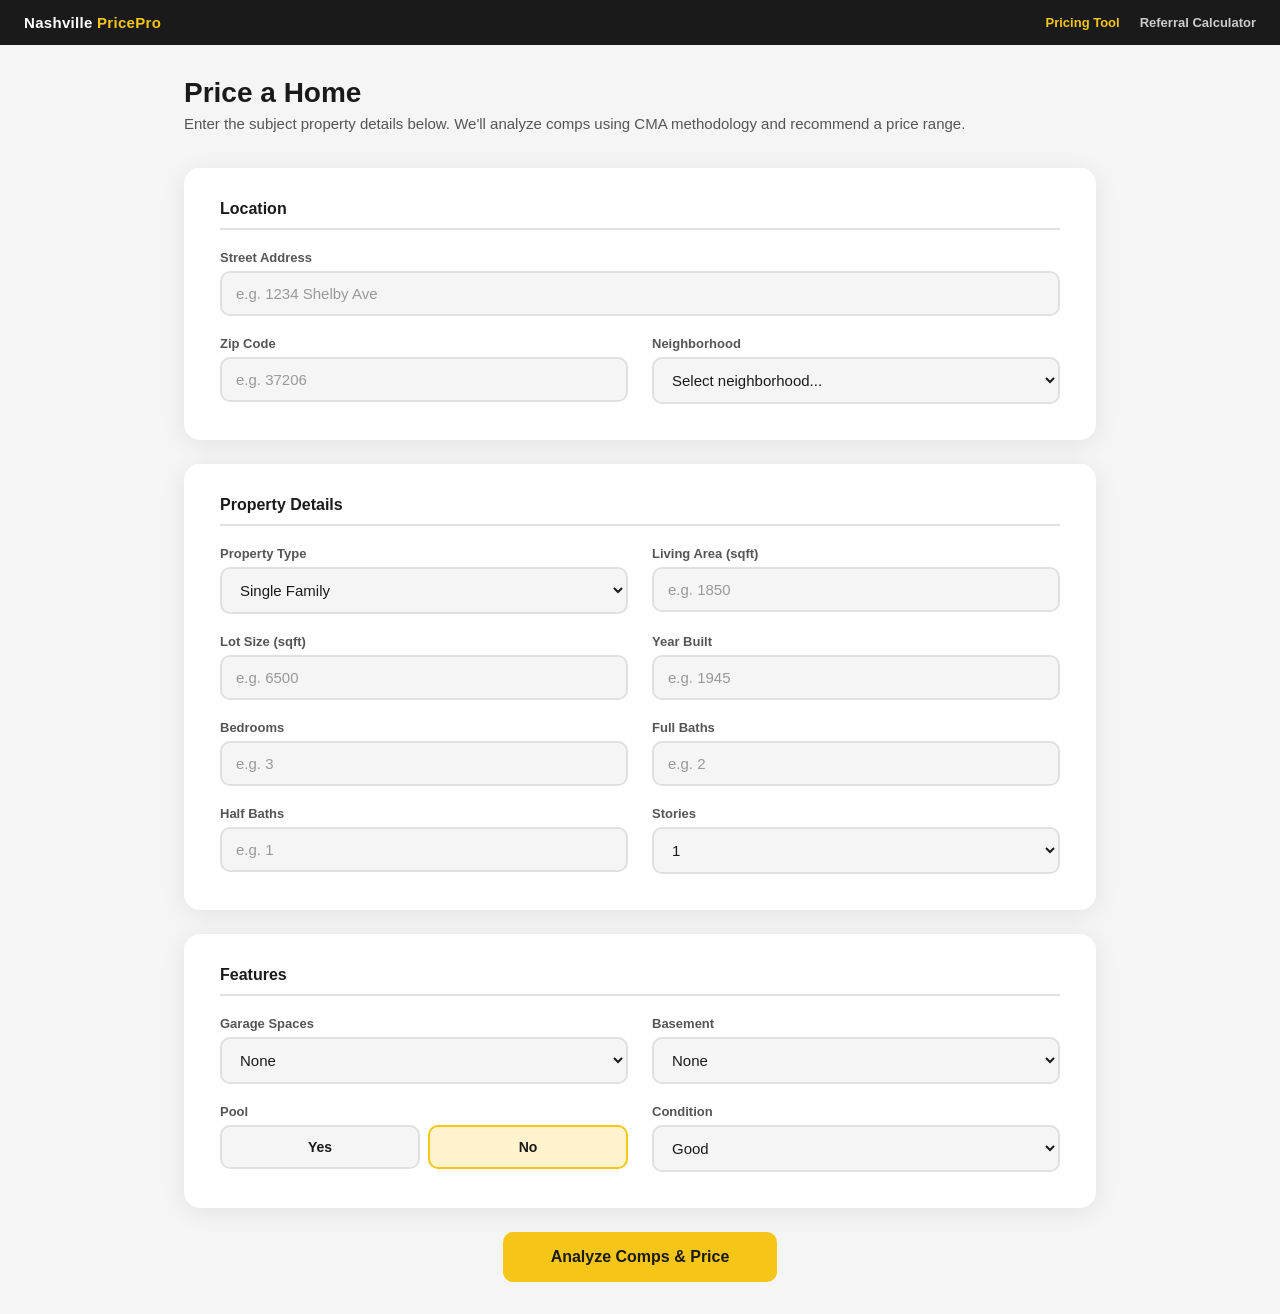
<file: pricing.html>
<!DOCTYPE html>
<html lang="en">
<head>
    <meta charset="UTF-8">
    <meta name="viewport" content="width=device-width, initial-scale=1.0">
    <title>Nashville Home Pricing Tool</title>
    <link rel="stylesheet" href="css/shared.css">
</head>
<body>

<!-- Navigation -->
<nav class="top-nav">
    <a href="pricing.html" class="top-nav-brand">Nashville <span>PricePro</span></a>
    <div class="top-nav-links">
        <a href="pricing.html" class="active">Pricing Tool</a>
        <a href="index.html">Referral Calculator</a>
    </div>
</nav>

<!-- ==================== INPUT VIEW ==================== -->
<div id="inputView" class="page-container">
    <h1 class="page-title">Price a Home</h1>
    <p class="page-subtitle">Enter the subject property details below. We'll analyze comps using CMA methodology and recommend a price range.</p>

    <!-- Location Section -->
    <div class="form-card">
        <div class="form-section-title">Location</div>
        <div class="form-grid">
            <div class="full-width input-group">
                <label for="address">Street Address</label>
                <input type="text" id="address" placeholder="e.g. 1234 Shelby Ave">
            </div>
            <div class="input-group">
                <label for="zip">Zip Code</label>
                <input type="text" id="zip" placeholder="e.g. 37206" maxlength="5">
            </div>
            <div class="input-group">
                <label for="neighborhood">Neighborhood</label>
                <select id="neighborhood">
                    <option value="">Select neighborhood...</option>
                    <option value="East Nashville">East Nashville</option>
                    <option value="The Nations">The Nations</option>
                    <option value="Germantown">Germantown</option>
                    <option value="Sylvan Park">Sylvan Park</option>
                    <option value="Charlotte Park">Charlotte Park</option>
                    <option value="Wedgewood-Houston">Wedgewood-Houston</option>
                    <option value="12 South">12 South</option>
                    <option value="Berry Hill">Berry Hill</option>
                    <option value="Melrose">Melrose</option>
                    <option value="North Nashville">North Nashville</option>
                    <option value="Antioch">Antioch</option>
                    <option value="Donelson">Donelson</option>
                    <option value="Hermitage">Hermitage</option>
                    <option value="Madison">Madison</option>
                    <option value="The Gulch">The Gulch</option>
                    <option value="Downtown">Downtown</option>
                </select>
            </div>
        </div>
    </div>

    <!-- Property Details Section -->
    <div class="form-card">
        <div class="form-section-title">Property Details</div>
        <div class="form-grid">
            <div class="input-group">
                <label for="propertyType">Property Type</label>
                <select id="propertyType">
                    <option value="Single Family">Single Family</option>
                    <option value="Townhouse">Townhouse</option>
                    <option value="Condo">Condo</option>
                </select>
            </div>
            <div class="input-group">
                <label for="sqft">Living Area (sqft)</label>
                <input type="number" id="sqft" placeholder="e.g. 1850" min="0">
            </div>
            <div class="input-group">
                <label for="lotSizeSqft">Lot Size (sqft)</label>
                <input type="number" id="lotSizeSqft" placeholder="e.g. 6500" min="0">
            </div>
            <div class="input-group">
                <label for="yearBuilt">Year Built</label>
                <input type="number" id="yearBuilt" placeholder="e.g. 1945" min="1800" max="2026">
            </div>
            <div class="input-group">
                <label for="bedrooms">Bedrooms</label>
                <input type="number" id="bedrooms" placeholder="e.g. 3" min="0" max="10">
            </div>
            <div class="input-group">
                <label for="fullBaths">Full Baths</label>
                <input type="number" id="fullBaths" placeholder="e.g. 2" min="0" max="10">
            </div>
            <div class="input-group">
                <label for="halfBaths">Half Baths</label>
                <input type="number" id="halfBaths" placeholder="e.g. 1" min="0" max="5">
            </div>
            <div class="input-group">
                <label for="stories">Stories</label>
                <select id="stories">
                    <option value="1">1</option>
                    <option value="1.5">1.5</option>
                    <option value="2">2</option>
                    <option value="3">3</option>
                </select>
            </div>
        </div>
    </div>

    <!-- Features Section -->
    <div class="form-card">
        <div class="form-section-title">Features</div>
        <div class="form-grid">
            <div class="input-group">
                <label for="garageSpaces">Garage Spaces</label>
                <select id="garageSpaces">
                    <option value="0">None</option>
                    <option value="1">1</option>
                    <option value="2">2</option>
                    <option value="3">3+</option>
                </select>
            </div>
            <div class="input-group">
                <label for="basement">Basement</label>
                <select id="basement">
                    <option value="None">None</option>
                    <option value="Unfinished">Unfinished</option>
                    <option value="Partial Finished">Partial Finished</option>
                    <option value="Full Finished">Full Finished</option>
                </select>
            </div>
            <div class="input-group">
                <label>Pool</label>
                <div class="toggle-group">
                    <div class="toggle-option" data-field="hasPool" data-value="false">No</div>
                    <div class="toggle-option selected" data-field="hasPool" data-value="false">No</div>
                </div>
            </div>
            <div class="input-group">
                <label for="condition">Condition</label>
                <select id="condition">
                    <option value="Excellent">Excellent</option>
                    <option value="Good" selected>Good</option>
                    <option value="Average">Average</option>
                    <option value="Fair">Fair</option>
                    <option value="Poor">Poor</option>
                </select>
            </div>
        </div>
    </div>

    <!-- Error message -->
    <div id="formError" class="hidden" style="color:#dc2626;font-size:14px;font-weight:600;margin-bottom:16px;text-align:center;"></div>

    <!-- Submit -->
    <div class="btn-row" style="justify-content:center;">
        <button class="btn btn-primary" id="btnAnalyze" style="padding:16px 48px;font-size:16px;">
            Analyze Comps & Price
        </button>
    </div>
</div>

<!-- ==================== RESULTS VIEW ==================== -->
<div id="resultsView" class="page-container hidden">
    <!-- Populated by JS -->
</div>

<!-- Scripts -->
<script src="js/mock-data.js"></script>
<script src="js/pricing-engine.js"></script>
<script src="js/mls-adapter.js"></script>
<script>
(function() {
    'use strict';

    // ==================== NEIGHBORHOOD COORDINATES ====================
    // Approximate center of each Nashville neighborhood for distance calc
    var NEIGHBORHOOD_COORDS = {
        'East Nashville':       { lat: 36.1783, lng: -86.7450 },
        'The Nations':          { lat: 36.1655, lng: -86.8460 },
        'Germantown':           { lat: 36.1820, lng: -86.7890 },
        'Sylvan Park':          { lat: 36.1555, lng: -86.8335 },
        'Charlotte Park':       { lat: 36.1620, lng: -86.8510 },
        'Wedgewood-Houston':    { lat: 36.1425, lng: -86.7775 },
        '12 South':             { lat: 36.1295, lng: -86.7855 },
        'Berry Hill':           { lat: 36.1185, lng: -86.7650 },
        'Melrose':              { lat: 36.1235, lng: -86.7725 },
        'North Nashville':      { lat: 36.1875, lng: -86.8020 },
        'Antioch':              { lat: 36.0500, lng: -86.6600 },
        'Donelson':             { lat: 36.1635, lng: -86.6550 },
        'Hermitage':            { lat: 36.1905, lng: -86.5920 },
        'Madison':              { lat: 36.2570, lng: -86.7090 },
        'The Gulch':            { lat: 36.1515, lng: -86.7870 },
        'Downtown':             { lat: 36.1625, lng: -86.7795 }
    };

    // ==================== STATE ====================
    var adapter = new MLSAdapter('mock');
    var hasPool = false;

    // ==================== POOL TOGGLE ====================
    function initPoolToggle() {
        var container = document.querySelector('.toggle-group');
        if (!container) return;

        // Replace the duplicate toggle with proper Yes/No
        container.innerHTML =
            '<div class="toggle-option" data-value="true">Yes</div>' +
            '<div class="toggle-option selected" data-value="false">No</div>';

        container.addEventListener('click', function(e) {
            var option = e.target.closest('.toggle-option');
            if (!option) return;
            container.querySelectorAll('.toggle-option').forEach(function(o) {
                o.classList.remove('selected');
            });
            option.classList.add('selected');
            hasPool = option.dataset.value === 'true';
        });
    }

    // ==================== FORM COLLECTION ====================
    function getSubjectProperty() {
        var neighborhood = document.getElementById('neighborhood').value;
        var coords = NEIGHBORHOOD_COORDS[neighborhood] || { lat: 36.1627, lng: -86.7816 }; // Nashville center default

        return {
            address: document.getElementById('address').value.trim(),
            city: 'Nashville',
            zip: document.getElementById('zip').value.trim(),
            neighborhood: neighborhood,
            propertyType: document.getElementById('propertyType').value,
            sqft: parseInt(document.getElementById('sqft').value) || 0,
            lotSizeSqft: parseInt(document.getElementById('lotSizeSqft').value) || 0,
            yearBuilt: parseInt(document.getElementById('yearBuilt').value) || 0,
            bedrooms: parseInt(document.getElementById('bedrooms').value) || 0,
            fullBaths: parseInt(document.getElementById('fullBaths').value) || 0,
            halfBaths: parseInt(document.getElementById('halfBaths').value) || 0,
            stories: parseFloat(document.getElementById('stories').value) || 1,
            garageSpaces: parseInt(document.getElementById('garageSpaces').value) || 0,
            hasPool: hasPool,
            basement: document.getElementById('basement').value,
            condition: document.getElementById('condition').value,
            latitude: coords.lat,
            longitude: coords.lng
        };
    }

    function validateForm(subject) {
        if (!subject.sqft || subject.sqft < 200) return 'Please enter the living area square footage.';
        if (!subject.yearBuilt || subject.yearBuilt < 1800) return 'Please enter the year built.';
        if (!subject.bedrooms) return 'Please enter the number of bedrooms.';
        if (!subject.fullBaths) return 'Please enter the number of full bathrooms.';
        return null;
    }

    // ==================== ANALYSIS ====================
    function runAnalysis() {
        var subject = getSubjectProperty();
        var error = validateForm(subject);
        var errorEl = document.getElementById('formError');

        if (error) {
            errorEl.textContent = error;
            errorEl.classList.remove('hidden');
            return;
        }
        errorEl.classList.add('hidden');

        // Show loading state
        var btn = document.getElementById('btnAnalyze');
        btn.textContent = 'Analyzing...';
        btn.disabled = true;

        // Run comp search (async for future API compatibility)
        Promise.all([
            adapter.searchComps(subject, 'closed'),
            adapter.searchComps(subject, 'active')
        ]).then(function(results) {
            var closedPool = results[0];
            var activePool = results[1];

            // Find best comps using pricing engine
            var closedComps = PricingEngine.findBestComps(subject, closedPool, 'closed');
            var activeComps = PricingEngine.findBestComps(subject, activePool, 'active');

            // Estimate price from closed comps
            var estimate = PricingEngine.estimatePrice(subject, closedComps);

            // Render results
            renderResults(subject, closedComps, activeComps, estimate);

            // Show results view
            document.getElementById('inputView').classList.add('hidden');
            document.getElementById('resultsView').classList.remove('hidden');
            window.scrollTo({ top: 0, behavior: 'instant' });

        }).finally(function() {
            btn.textContent = 'Analyze Comps & Price';
            btn.disabled = false;
        });
    }

    // ==================== RESULTS RENDERING ====================
    function renderResults(subject, closedComps, activeComps, estimate) {
        var container = document.getElementById('resultsView');
        var html = '';

        // Subject property header
        html += '<div class="fade-in">';
        html += '<div style="margin-bottom:24px;">';
        html += '<button class="btn btn-secondary" id="btnBack" style="margin-bottom:16px;">&larr; Back to Input</button>';
        html += '<h1 class="page-title">' + esc(subject.address || 'Subject Property') + '</h1>';
        html += '<p class="page-subtitle">' + esc(subject.neighborhood || '') + ' &bull; ';
        html += subject.bedrooms + ' bed / ' + subject.fullBaths + ' bath';
        if (subject.halfBaths) html += ' / ' + subject.halfBaths + ' half';
        html += ' &bull; ' + subject.sqft.toLocaleString() + ' sqft';
        html += ' &bull; Built ' + subject.yearBuilt;
        html += '</p></div>';

        // Price banner
        html += renderPriceBanner(estimate);

        // Market snapshot
        html += renderMarketStrip(estimate.marketIndicators);

        // Methodology cross-check
        html += renderMethodology(estimate);

        // Closed comps table
        html += renderCompSection('Top Closed Comps', closedComps, 'closed');

        // Active comps table
        html += renderCompSection('Active Listings for Reference', activeComps, 'active');

        // Footer
        html += '<div style="text-align:center;margin:32px 0;font-size:12px;color:#999;line-height:1.6;">';
        html += 'Pricing based on CMA methodology with Nashville-calibrated adjustments.<br>';
        html += 'Currently using demo data. Connect to Realtracs MLS for live comp analysis.';
        html += '</div>';

        html += '</div>';
        container.innerHTML = html;

        // Wire back button
        document.getElementById('btnBack').addEventListener('click', function() {
            document.getElementById('resultsView').classList.add('hidden');
            document.getElementById('inputView').classList.remove('hidden');
            window.scrollTo({ top: 0, behavior: 'instant' });
        });

        // Wire comp row expansion
        wireCompExpansion();
    }

    function renderPriceBanner(estimate) {
        var conf = estimate.confidence;
        var confClass = conf === 'High' ? 'confidence-high' : conf === 'Medium' ? 'confidence-medium' : 'confidence-low';

        var html = '<div class="price-banner">';
        html += '<div class="price-banner-label">Estimated Market Value</div>';
        html += '<div class="price-range-display">';
        html += '<span class="price-low">' + PricingEngine.formatMoney(estimate.range.low) + '</span>';
        html += '<span class="price-suggested">' + PricingEngine.formatMoney(estimate.range.suggested) + '</span>';
        html += '<span class="price-high">' + PricingEngine.formatMoney(estimate.range.high) + '</span>';
        html += '</div>';
        html += '<div class="price-range-labels">';
        html += '<span>Low</span><span>Suggested</span><span>High</span>';
        html += '</div>';
        html += '<span class="confidence-badge ' + confClass + '">' + conf + ' Confidence</span>';
        html += ' <span style="font-size:12px;color:#999;margin-left:8px;">Based on ' + estimate.compsUsed + ' closed comp' + (estimate.compsUsed !== 1 ? 's' : '') + '</span>';
        html += '</div>';
        return html;
    }

    function renderMarketStrip(indicators) {
        var html = '<div class="market-strip">';
        html += '<div class="market-stat"><div class="market-stat-value">' + indicators.avgDOM + ' days</div><div class="market-stat-label">Avg Days on Market</div></div>';
        html += '<div class="market-stat"><div class="market-stat-value">' + (indicators.listToSaleRatio * 100).toFixed(1) + '%</div><div class="market-stat-label">List-to-Sale Ratio</div></div>';
        html += '<div class="market-stat"><div class="market-stat-value">' + indicators.absorptionRateMonths + ' mo</div><div class="market-stat-label">Months of Supply</div></div>';
        html += '<div class="market-stat"><div class="market-stat-value">' + (indicators.annualAppreciation * 100).toFixed(1) + '%</div><div class="market-stat-label">Annual Appreciation</div></div>';
        html += '</div>';
        return html;
    }

    function renderMethodology(estimate) {
        var m = estimate.methodology;
        var html = '<div class="methodology-card">';
        html += '<h3>Price Cross-Check</h3>';
        html += '<div class="methodology-row"><span class="label">Weighted Avg (primary)</span><span class="value">' + PricingEngine.formatMoney(m.weightedAverage) + '</span></div>';
        html += '<div class="methodology-row"><span class="label">Median</span><span class="value">' + PricingEngine.formatMoney(m.median) + '</span></div>';
        html += '<div class="methodology-row"><span class="label">Price/Sqft Method</span><span class="value">' + PricingEngine.formatMoney(m.sqftEstimate) + ' ($' + m.pricePerSqft + '/sqft)</span></div>';
        html += '<div class="methodology-row"><span class="label">Avg Adjustment</span><span class="value">' + m.avgAdjustmentPct + '%</span></div>';
        html += '<div class="methodology-row"><span class="label">Price Spread</span><span class="value">' + m.priceSpreadPct + '%</span></div>';
        html += '</div>';
        return html;
    }

    function renderCompSection(title, comps, type) {
        var html = '<div class="comp-section">';
        html += '<div class="comp-section-header">';
        html += '<span class="comp-section-title">' + title + '</span>';
        html += '<span class="comp-count">' + comps.length + ' comp' + (comps.length !== 1 ? 's' : '') + '</span>';
        html += '</div>';

        if (comps.length === 0) {
            html += '<div style="padding:24px;text-align:center;color:#999;font-size:14px;">No comparable properties found. Try widening your search criteria.</div>';
            html += '</div>';
            return html;
        }

        html += '<div class="comp-table-wrapper">';
        html += '<table class="comp-table">';
        html += '<thead><tr>';
        html += '<th>#</th>';
        html += '<th>Address</th>';
        html += '<th class="right">' + (type === 'closed' ? 'Sold Price' : 'List Price') + '</th>';
        if (type === 'closed') {
            html += '<th class="right">Adj. Price</th>';
            html += '<th class="right">Net Adj.</th>';
        }
        html += '<th class="right">$/Sqft</th>';
        html += '<th class="right">Dist.</th>';
        if (type === 'closed') {
            html += '<th class="right">Days Ago</th>';
        } else {
            html += '<th class="right">DOM</th>';
        }
        html += '<th>Score</th>';
        html += '</tr></thead>';
        html += '<tbody>';

        for (var i = 0; i < comps.length; i++) {
            var c = comps[i];
            var price = type === 'closed' ? c.soldPrice : c.listPrice;
            var psf = c.sqft ? Math.round(price / c.sqft) : 0;
            var scoreLevel = c.similarityScore >= 70 ? 'high' : c.similarityScore >= 45 ? 'medium' : 'low';

            html += '<tr class="comp-row" data-index="' + i + '" data-type="' + type + '">';
            html += '<td><span class="rank-badge">' + (i + 1) + '</span></td>';
            html += '<td>';
            html += '<div style="font-weight:600;">' + esc(c.address) + '</div>';
            html += '<div style="font-size:12px;color:#999;">' + c.bedrooms + 'bd/' + c.fullBaths + 'ba';
            if (c.halfBaths) html += '/' + c.halfBaths + 'hba';
            html += ' &bull; ' + (c.sqft || 0).toLocaleString() + 'sf &bull; ' + (c.yearBuilt || '') + '</div>';
            html += '</td>';
            html += '<td class="right" style="font-weight:600;">' + PricingEngine.formatMoney(price) + '</td>';

            if (type === 'closed') {
                html += '<td class="right" style="font-weight:600;">' + PricingEngine.formatMoney(c.adjustedPrice) + '</td>';
                var adjClass = c.totalAdjustment > 0 ? 'adj-positive' : c.totalAdjustment < 0 ? 'adj-negative' : 'adj-neutral';
                html += '<td class="right"><span class="' + adjClass + '">' + PricingEngine.formatAdjustment(c.totalAdjustment) + '</span>';
                html += ' <span class="reliability-flag ' + (c.isReliable ? 'reliable' : 'unreliable') + '">' + c.adjustmentPct + '%</span></td>';
            }

            html += '<td class="right">$' + psf + '</td>';
            html += '<td class="right">' + c.distance + ' mi</td>';

            if (type === 'closed') {
                html += '<td class="right">' + c.daysSinceSale + 'd</td>';
            } else {
                html += '<td class="right">' + (c.daysOnMarket || '—') + '</td>';
            }

            html += '<td>';
            html += '<div class="score-bar-container">';
            html += '<div class="score-bar"><div class="score-bar-fill ' + scoreLevel + '" style="width:' + c.similarityScore + '%"></div></div>';
            html += '<span class="score-value">' + c.similarityScore + '</span>';
            html += '</div>';
            html += '</td>';
            html += '</tr>';

            // Detail expansion row (hidden by default)
            html += '<tr class="comp-detail-row" data-detail-index="' + i + '" data-detail-type="' + type + '">';
            html += '<td colspan="' + (type === 'closed' ? 9 : 7) + '">';
            html += renderCompDetail(c, type);
            html += '</td>';
            html += '</tr>';
        }

        html += '</tbody></table></div></div>';
        return html;
    }

    function renderCompDetail(comp, type) {
        var html = '<div class="comp-detail-inner">';
        html += '<div style="font-weight:700;font-size:14px;margin-bottom:12px;">Adjustment Breakdown</div>';
        html += '<div class="adjustment-grid">';

        var adj = comp.adjustments || {};
        var labels = {
            time: 'Time/Market',
            sqft: 'Square Footage',
            bedrooms: 'Bedrooms',
            bathrooms: 'Bathrooms',
            age: 'Age/Year Built',
            condition: 'Condition',
            garage: 'Garage',
            pool: 'Pool',
            lot: 'Lot Size',
            basement: 'Basement'
        };

        var keys = Object.keys(labels);
        for (var i = 0; i < keys.length; i++) {
            var key = keys[i];
            var val = adj[key] || 0;
            var adjClass = val > 0 ? 'adj-positive' : val < 0 ? 'adj-negative' : 'adj-neutral';
            html += '<div class="adjustment-item">';
            html += '<span class="adj-label">' + labels[key] + '</span>';
            html += '<span class="adj-value ' + adjClass + '">' + PricingEngine.formatAdjustment(val) + '</span>';
            html += '</div>';
        }

        html += '</div>';

        // Total
        html += '<div class="adjustment-total">';
        html += '<span>Net Adjustment</span>';
        var totalClass = comp.totalAdjustment > 0 ? 'adj-positive' : comp.totalAdjustment < 0 ? 'adj-negative' : 'adj-neutral';
        html += '<span class="' + totalClass + '">' + PricingEngine.formatAdjustment(comp.totalAdjustment) + ' (' + comp.adjustmentPct + '%)</span>';
        html += '</div>';

        // Score breakdown
        if (comp.scoreBreakdown) {
            html += '<div style="margin-top:16px;padding-top:12px;border-top:1px solid #eee;">';
            html += '<div style="font-weight:700;font-size:13px;margin-bottom:8px;">Similarity Score Breakdown</div>';
            html += '<div class="adjustment-grid">';
            var scoreLabels = {
                proximity: 'Proximity',
                recency: 'Recency',
                sqftSimilarity: 'Size Match',
                adjustmentMagnitude: 'Adj. Magnitude',
                featureMatch: 'Feature Match',
                sameSubdivision: 'Same Area'
            };
            var skeys = Object.keys(scoreLabels);
            for (var j = 0; j < skeys.length; j++) {
                var sk = skeys[j];
                var sv = comp.scoreBreakdown[sk] || 0;
                html += '<div class="adjustment-item">';
                html += '<span class="adj-label">' + scoreLabels[sk] + '</span>';
                html += '<span class="adj-value">' + Math.round(sv) + '/100</span>';
                html += '</div>';
            }
            html += '</div></div>';
        }

        html += '</div>';
        return html;
    }

    // ==================== COMP ROW EXPANSION ====================
    function wireCompExpansion() {
        document.querySelectorAll('.comp-row').forEach(function(row) {
            row.addEventListener('click', function() {
                var idx = row.dataset.index;
                var type = row.dataset.type;
                var detail = document.querySelector('[data-detail-index="' + idx + '"][data-detail-type="' + type + '"]');
                if (detail) {
                    detail.classList.toggle('expanded');
                }
            });
        });
    }

    // ==================== HELPERS ====================
    function esc(str) {
        if (!str) return '';
        var div = document.createElement('div');
        div.textContent = str;
        return div.innerHTML;
    }

    // ==================== INIT ====================
    initPoolToggle();

    document.getElementById('btnAnalyze').addEventListener('click', runAnalysis);

    // Enter key on last visible input triggers analysis
    document.querySelectorAll('#inputView input').forEach(function(input) {
        input.addEventListener('keydown', function(e) {
            if (e.key === 'Enter') {
                document.getElementById('btnAnalyze').click();
            }
        });
    });

})();
</script>

</body>
</html>
</file>
<file: css/shared.css>
/* ==================== SHARED DESIGN TOKENS ==================== */
:root {
    --primary: #1a1a1a;
    --accent: #f5c518;
    --accent-hover: #d4a90e;
    --success: #16a34a;
    --warning: #dc2626;
    --bg: #f5f5f5;
    --card-bg: #ffffff;
    --text: #1a1a1a;
    --text-muted: #555555;
    --border: #e0e0e0;
    --shadow: 0 4px 24px rgba(0,0,0,0.08);
}

* { margin: 0; padding: 0; box-sizing: border-box; }

body {
    font-family: -apple-system, BlinkMacSystemFont, 'Segoe UI', Roboto, sans-serif;
    background: var(--bg);
    color: var(--text);
    min-height: 100vh;
}

/* ==================== PRICING TOOL STYLES ==================== */

/* Top navigation */
.top-nav {
    background: var(--primary);
    padding: 14px 24px;
    display: flex;
    align-items: center;
    justify-content: space-between;
}
.top-nav-brand {
    font-size: 15px;
    font-weight: 700;
    color: #fff;
    text-decoration: none;
    letter-spacing: 0.3px;
}
.top-nav-brand span {
    color: var(--accent);
}
.top-nav-links {
    display: flex;
    gap: 20px;
}
.top-nav-links a {
    font-size: 13px;
    font-weight: 600;
    color: #ccc;
    text-decoration: none;
    transition: color 0.2s;
}
.top-nav-links a:hover,
.top-nav-links a.active {
    color: var(--accent);
}

/* Page container */
.page-container {
    max-width: 960px;
    margin: 0 auto;
    padding: 32px 24px;
}

.page-title {
    font-size: 28px;
    font-weight: 800;
    color: var(--primary);
    margin-bottom: 4px;
}
.page-subtitle {
    font-size: 15px;
    color: var(--text-muted);
    margin-bottom: 32px;
    line-height: 1.5;
}

/* Form sections */
.form-card {
    background: var(--card-bg);
    border-radius: 16px;
    box-shadow: var(--shadow);
    padding: 32px 36px;
    margin-bottom: 24px;
}
.form-section-title {
    font-size: 16px;
    font-weight: 700;
    color: var(--primary);
    margin-bottom: 20px;
    padding-bottom: 10px;
    border-bottom: 2px solid var(--border);
}

.form-grid {
    display: grid;
    grid-template-columns: 1fr 1fr;
    gap: 16px 24px;
}
.form-grid .full-width {
    grid-column: 1 / -1;
}

/* Input groups */
.input-group {
    margin-bottom: 4px;
}
.input-group label {
    display: block;
    font-size: 13px;
    font-weight: 600;
    color: var(--text-muted);
    margin-bottom: 6px;
}
.input-group input,
.input-group select {
    width: 100%;
    padding: 12px 14px;
    font-size: 15px;
    border: 2px solid var(--border);
    border-radius: 10px;
    outline: none;
    transition: border-color 0.2s;
    background: var(--bg);
    color: var(--text);
}
.input-group input:focus,
.input-group select:focus {
    border-color: var(--accent);
}
.input-group input::placeholder {
    color: #999;
}

/* Toggle group (yes/no) */
.toggle-group {
    display: flex;
    gap: 8px;
}
.toggle-option {
    flex: 1;
    padding: 12px;
    border: 2px solid var(--border);
    border-radius: 10px;
    text-align: center;
    cursor: pointer;
    transition: all 0.2s;
    font-size: 14px;
    font-weight: 600;
    background: var(--bg);
    color: var(--text);
    user-select: none;
}
.toggle-option:hover {
    border-color: var(--accent);
    background: #fef9e7;
}
.toggle-option.selected {
    border-color: var(--accent);
    background: #fef3cd;
    color: #1a1a1a;
}

/* Buttons */
.btn {
    padding: 14px 28px;
    font-size: 15px;
    font-weight: 600;
    border: none;
    border-radius: 10px;
    cursor: pointer;
    transition: all 0.2s;
}
.btn-primary {
    background: var(--accent);
    color: #1a1a1a;
    font-weight: 700;
}
.btn-primary:hover {
    background: var(--accent-hover);
}
.btn-primary:disabled {
    background: #ccc;
    color: #888;
    cursor: not-allowed;
}
.btn-secondary {
    background: #fff;
    color: var(--text-muted);
    border: 2px solid var(--border);
}
.btn-secondary:hover {
    background: #f0f0f0;
}
.btn-row {
    display: flex;
    gap: 12px;
    margin-top: 24px;
}

/* ==================== RESULTS DASHBOARD ==================== */

/* Price banner */
.price-banner {
    background: var(--card-bg);
    border-radius: 16px;
    box-shadow: var(--shadow);
    padding: 36px;
    text-align: center;
    margin-bottom: 24px;
    border-top: 4px solid var(--accent);
}
.price-banner-label {
    font-size: 13px;
    font-weight: 600;
    text-transform: uppercase;
    letter-spacing: 1.5px;
    color: var(--text-muted);
    margin-bottom: 16px;
}
.price-range-display {
    display: flex;
    align-items: baseline;
    justify-content: center;
    gap: 16px;
    margin-bottom: 16px;
    flex-wrap: wrap;
}
.price-low, .price-high {
    font-size: 20px;
    font-weight: 600;
    color: var(--text-muted);
}
.price-suggested {
    font-size: 44px;
    font-weight: 800;
    color: var(--primary);
    line-height: 1;
}
.price-range-labels {
    display: flex;
    justify-content: center;
    gap: 48px;
    font-size: 11px;
    font-weight: 600;
    text-transform: uppercase;
    letter-spacing: 1px;
    color: #999;
    margin-bottom: 20px;
}
.confidence-badge {
    display: inline-block;
    padding: 6px 16px;
    border-radius: 100px;
    font-size: 12px;
    font-weight: 700;
    text-transform: uppercase;
    letter-spacing: 0.5px;
}
.confidence-high {
    background: #f0fdf4;
    color: #166534;
    border: 1px solid #bbf7d0;
}
.confidence-medium {
    background: #fef9e7;
    color: #92400e;
    border: 1px solid #fde68a;
}
.confidence-low {
    background: #fef2f2;
    color: #991b1b;
    border: 1px solid #fecaca;
}

/* Market snapshot strip */
.market-strip {
    display: flex;
    gap: 16px;
    margin-bottom: 24px;
    flex-wrap: wrap;
}
.market-stat {
    flex: 1;
    min-width: 140px;
    background: var(--card-bg);
    border-radius: 12px;
    padding: 16px 20px;
    box-shadow: var(--shadow);
}
.market-stat-value {
    font-size: 22px;
    font-weight: 800;
    color: var(--primary);
    margin-bottom: 2px;
}
.market-stat-label {
    font-size: 12px;
    font-weight: 600;
    color: var(--text-muted);
    text-transform: uppercase;
    letter-spacing: 0.5px;
}

/* Methodology sidebar */
.methodology-card {
    background: var(--card-bg);
    border-radius: 12px;
    padding: 20px 24px;
    box-shadow: var(--shadow);
    margin-bottom: 24px;
}
.methodology-card h3 {
    font-size: 14px;
    font-weight: 700;
    color: var(--primary);
    margin-bottom: 12px;
}
.methodology-row {
    display: flex;
    justify-content: space-between;
    padding: 8px 0;
    font-size: 13px;
    border-bottom: 1px solid #f0f0f0;
}
.methodology-row:last-child {
    border-bottom: none;
}
.methodology-row .label {
    color: var(--text-muted);
}
.methodology-row .value {
    font-weight: 600;
    color: var(--text);
}

/* Comp tables */
.comp-section {
    background: var(--card-bg);
    border-radius: 16px;
    box-shadow: var(--shadow);
    overflow: hidden;
    margin-bottom: 24px;
}
.comp-section-header {
    padding: 20px 24px 16px;
    display: flex;
    align-items: center;
    justify-content: space-between;
    border-bottom: 2px solid var(--border);
}
.comp-section-title {
    font-size: 16px;
    font-weight: 700;
    color: var(--primary);
}
.comp-count {
    font-size: 12px;
    font-weight: 600;
    color: var(--text-muted);
    background: var(--bg);
    padding: 4px 12px;
    border-radius: 100px;
}

/* Comp table */
.comp-table {
    width: 100%;
    border-collapse: collapse;
}
.comp-table thead th {
    font-size: 11px;
    font-weight: 700;
    text-transform: uppercase;
    letter-spacing: 0.5px;
    color: var(--text-muted);
    padding: 12px 16px;
    text-align: left;
    background: #fafafa;
    border-bottom: 1px solid var(--border);
    white-space: nowrap;
}
.comp-table thead th.right {
    text-align: right;
}
.comp-table tbody tr {
    cursor: pointer;
    transition: background 0.15s;
}
.comp-table tbody tr:hover {
    background: #fef9e7;
}
.comp-table tbody td {
    padding: 14px 16px;
    font-size: 14px;
    border-bottom: 1px solid #f0f0f0;
    vertical-align: middle;
}
.comp-table tbody td.right {
    text-align: right;
}
.comp-table tbody tr:last-child td {
    border-bottom: none;
}

/* Rank badge */
.rank-badge {
    display: inline-flex;
    align-items: center;
    justify-content: center;
    width: 28px;
    height: 28px;
    border-radius: 50%;
    background: var(--accent);
    color: #1a1a1a;
    font-size: 13px;
    font-weight: 700;
}

/* Score bar */
.score-bar-container {
    display: flex;
    align-items: center;
    gap: 8px;
}
.score-bar {
    width: 60px;
    height: 6px;
    background: #e0e0e0;
    border-radius: 3px;
    overflow: hidden;
}
.score-bar-fill {
    height: 100%;
    border-radius: 3px;
    transition: width 0.3s;
}
.score-bar-fill.high { background: var(--success); }
.score-bar-fill.medium { background: var(--accent); }
.score-bar-fill.low { background: var(--warning); }
.score-value {
    font-size: 13px;
    font-weight: 700;
    min-width: 32px;
}

/* Adjustment positive/negative coloring */
.adj-positive { color: var(--success); }
.adj-negative { color: var(--warning); }
.adj-neutral { color: var(--text-muted); }

/* Comp detail expand row */
.comp-detail-row {
    display: none;
}
.comp-detail-row.expanded {
    display: table-row;
}
.comp-detail-row td {
    padding: 0 !important;
    border-bottom: 1px solid var(--border) !important;
}
.comp-detail-inner {
    padding: 16px 24px 20px;
    background: #fafafa;
}
.adjustment-grid {
    display: grid;
    grid-template-columns: repeat(auto-fill, minmax(180px, 1fr));
    gap: 8px 16px;
}
.adjustment-item {
    display: flex;
    justify-content: space-between;
    padding: 6px 0;
    font-size: 13px;
    border-bottom: 1px solid #eee;
}
.adjustment-item .adj-label {
    color: var(--text-muted);
}
.adjustment-item .adj-value {
    font-weight: 600;
}
.adjustment-total {
    display: flex;
    justify-content: space-between;
    padding: 10px 0 0;
    margin-top: 8px;
    border-top: 2px solid var(--border);
    font-size: 14px;
    font-weight: 700;
}

/* Reliability flag */
.reliability-flag {
    font-size: 11px;
    font-weight: 600;
    padding: 3px 8px;
    border-radius: 4px;
    white-space: nowrap;
}
.reliability-flag.reliable {
    background: #f0fdf4;
    color: #166534;
}
.reliability-flag.unreliable {
    background: #fef2f2;
    color: #991b1b;
}

/* Hidden utility */
.hidden { display: none !important; }

/* Animate elements */
.fade-in { animation: fadeIn 0.3s ease; }
@keyframes fadeIn {
    from { opacity: 0; transform: translateY(10px); }
    to { opacity: 1; transform: translateY(0); }
}

/* ==================== RESPONSIVE ==================== */
@media (max-width: 768px) {
    .page-container { padding: 20px 16px; }
    .page-title { font-size: 24px; }
    .form-card { padding: 24px 20px; }
    .form-grid { grid-template-columns: 1fr; }
    .price-suggested { font-size: 36px; }
    .price-range-display { gap: 10px; }
    .price-range-labels { gap: 24px; }
    .market-strip { flex-direction: column; }

    /* Make comp table horizontally scrollable */
    .comp-table-wrapper {
        overflow-x: auto;
        -webkit-overflow-scrolling: touch;
    }
    .comp-table { min-width: 600px; }

    .adjustment-grid { grid-template-columns: 1fr; }
}

@media (max-width: 480px) {
    .page-title { font-size: 20px; }
    .form-card { padding: 20px 16px; }
    .price-banner { padding: 24px 16px; }
    .price-suggested { font-size: 30px; }
    .price-low, .price-high { font-size: 16px; }
    .top-nav { padding: 12px 16px; }
    .top-nav-brand { font-size: 13px; }
}
</file>
